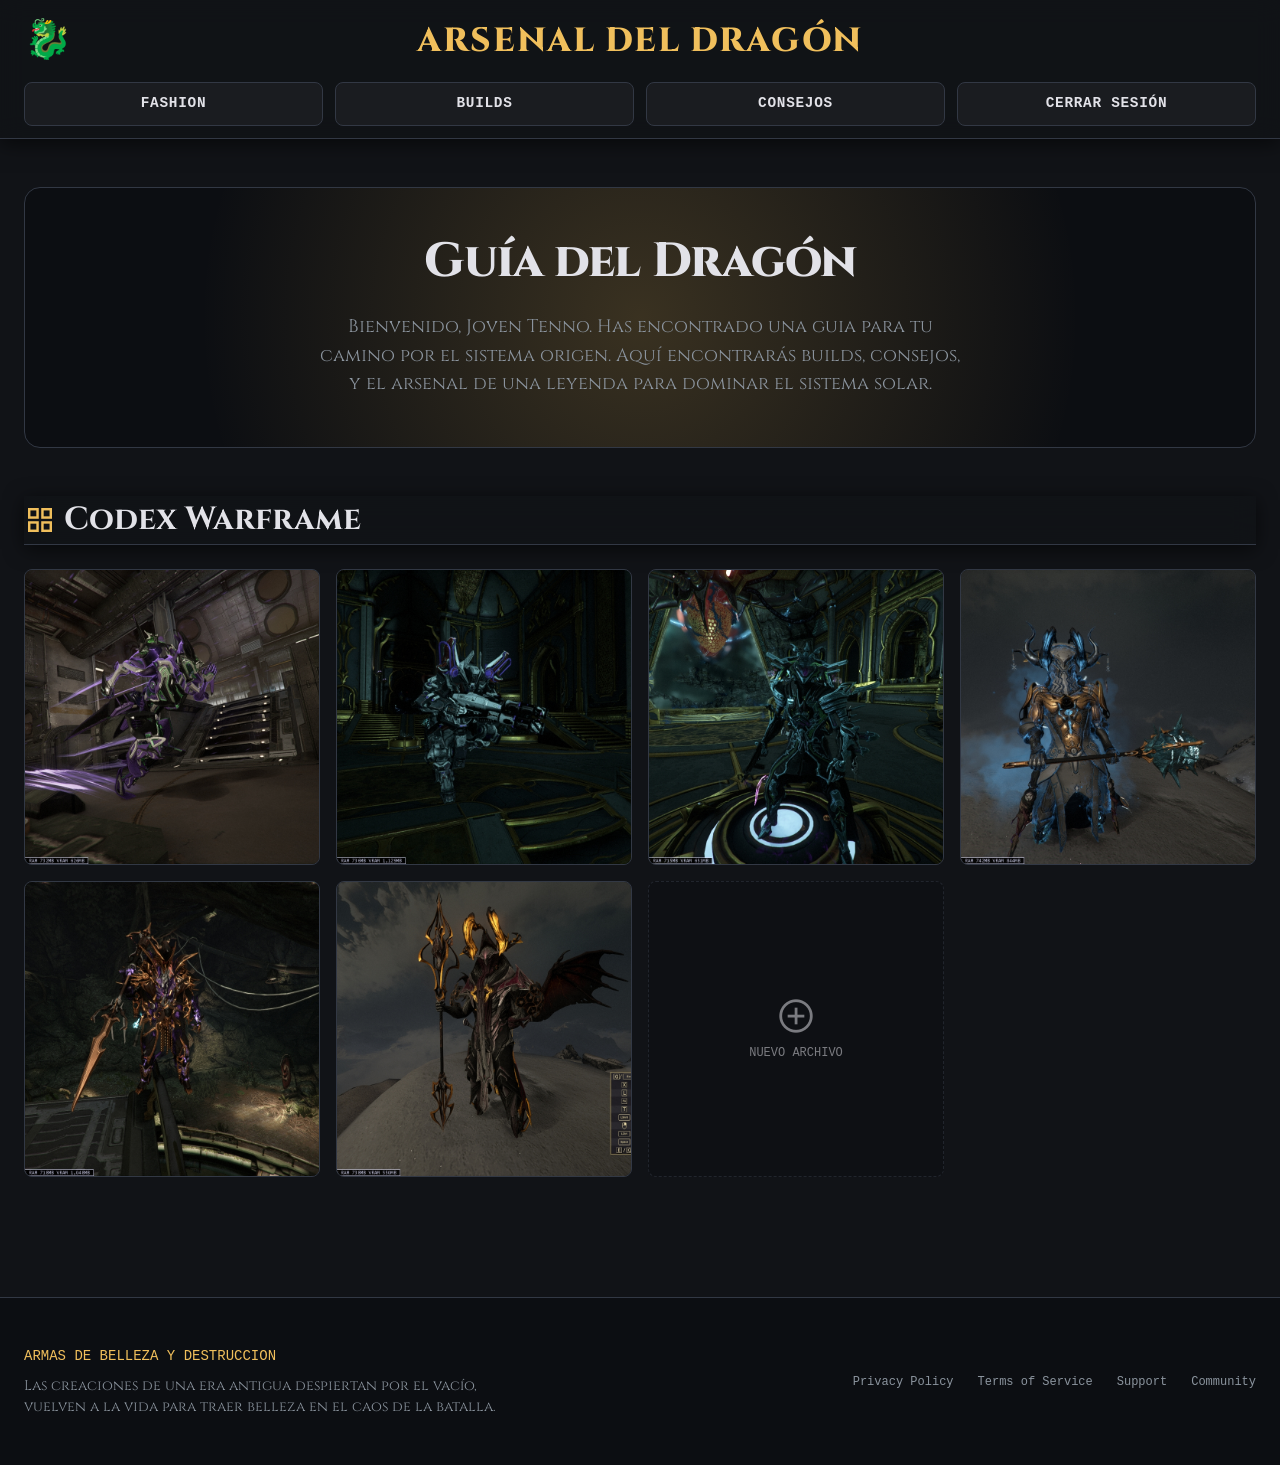
<file: Bienvenida.html>
<!DOCTYPE html>
<html lang="es">

<head>
    <meta charset="utf-8">
    <meta name="viewport" content="width=device-width, initial-scale=1.0">
    <meta name="description" content="Arsenal del Dragón - Guía y códice completo de Warframes, builds, fashion y consejos de combate.">
    <title>Guia Del Dragon</title>
    <link rel="preconnect" href="https://fonts.googleapis.com">
    <link rel="preconnect" href="https://fonts.gstatic.com" crossorigin>
    <link href="https://fonts.googleapis.com/css2?family=Cinzel:wght@400..900&display=swap" rel="stylesheet">
    <link
        href="https://fonts.googleapis.com/css2?family=Material+Symbols+Outlined:wght,FILL@100..700,0..1&amp;display=swap"
        rel="stylesheet">
    <link rel="stylesheet" href="style.css">
</head>

<body>
    <header class="main-header">
        <input type="checkbox" id="menu-toggle" class="menu-toggle-checkbox" aria-label="Abrir menú de navegación">
        <div class="header-top">
            <a href="Bienvenida.html" class="brand-link">
                <span class="brand-logo" role="img" aria-label="dragón">🐉</span>
                <span class="brand-title">Arsenal del Dragón</span>
            </a>
            <label for="menu-toggle" class="menu-toggle-label" title="Menú">
                <span class="material-symbols-outlined icon-open">more_vert</span>
                <span class="material-symbols-outlined icon-close">close</span>
            </label>
        </div>
        <nav class="header-nav" aria-label="Navegación principal">
            <ul class="nav-list">
                <li class="nav-item">
                    <a href="fashion.html" class="nav-link">Fashion</a>
                </li>
                <li class="nav-item">
                    <a href="builds.html" class="nav-link">Builds</a>
                </li>
                <li class="nav-item">
                    <a href="consejos.html" class="nav-link">Consejos</a>
                </li>
                <li class="nav-item">
                    <a href="registro.html" class="nav-link nav-link-logout">Cerrar Sesión</a>
                </li>
            </ul>
        </nav>
    </header>

    <main>
        <section class="hero-section">
            <span class="hero-glow"></span>
            <div class="hero-content">
                <h1 class="hero-title">Guía del Dragón</h1>
                <p class="hero-desc">
                    Bienvenido, Joven Tenno. Has encontrado una guia para tu camino por el sistema origen.
                    Aquí encontrarás builds, consejos, y el arsenal de una leyenda para dominar el sistema solar.
                </p>
            </div>
        </section>
        <section class="catalog-section">
            <header class="section-header">
                <h2 class="section-title">
                    <span class="material-symbols-outlined" aria-hidden="true">grid_view</span>
                    Codex Warframe
                </h2>
            </header>

            <ul class="warframe-grid">
                <li>
                    <a href="gauss.html" class="warframe-card">
                        <figure class="card-figure">
                            <img class="card-image" src="assets/img/Gauss.png" alt="Retrato de Gauss" loading="lazy">
                            <span class="card-overlay"></span>
                            <figcaption class="card-info">
                                <span class="card-text-wrapper">
                                    <span class="card-meta">Warframe #01</span>
                                    <h3 class="card-name">Gauss</h3>
                                </span>
                                <span class="material-symbols-outlined card-arrow"
                                    aria-hidden="true">arrow_forward</span>
                            </figcaption>
                        </figure>
                    </a>
                </li>
                <li>
                    <a href="grendel.html" class="warframe-card">
                        <figure class="card-figure">
                            <img class="card-image" src="assets/img/Grendel.png" alt="Retrato de Grendel" loading="lazy">
                            <span class="card-overlay"></span>
                            <figcaption class="card-info">
                                <span class="card-text-wrapper">
                                    <span class="card-meta">Warframe #02</span>
                                    <h3 class="card-name">Grendel</h3>
                                </span>
                                <span class="material-symbols-outlined card-arrow"
                                    aria-hidden="true">arrow_forward</span>
                            </figcaption>
                        </figure>
                    </a>
                </li>
                <li>
                    <a href="lavos.html" class="warframe-card">
                        <figure class="card-figure">
                            <img class="card-image" src="assets/img/Lavos.png" alt="Retrato de Lavos" loading="lazy">
                            <span class="card-overlay"></span>
                            <figcaption class="card-info">
                                <span class="card-text-wrapper">
                                    <span class="card-meta">Warframe #03</span>
                                    <h3 class="card-name">Lavos</h3>
                                </span>
                                <span class="material-symbols-outlined card-arrow"
                                    aria-hidden="true">arrow_forward</span>
                            </figcaption>
                        </figure>
                    </a>
                </li>
                <li>
                    <a href="frost.html" class="warframe-card">
                        <figure class="card-figure">
                            <img class="card-image" src="assets/img/Frost.png" alt="Retrato de Frost" loading="lazy">
                            <span class="card-overlay"></span>
                            <figcaption class="card-info">
                                <span class="card-text-wrapper">
                                    <span class="card-meta">Warframe #04</span>
                                    <h3 class="card-name">Frost</h3>
                                </span>
                                <span class="material-symbols-outlined card-arrow"
                                    aria-hidden="true">arrow_forward</span>
                            </figcaption>
                        </figure>
                    </a>
                </li>
                <li>
                    <a href="kullervo.html" class="warframe-card">
                        <figure class="card-figure">
                            <img class="card-image" src="assets/img/Kullervo.png" alt="Retrato de Kullervo" loading="lazy">
                            <span class="card-overlay"></span>
                            <figcaption class="card-info">
                                <span class="card-text-wrapper">
                                    <span class="card-meta">Warframe #05</span>
                                    <h3 class="card-name">Kullervo</h3>
                                </span>
                                <span class="material-symbols-outlined card-arrow"
                                    aria-hidden="true">arrow_forward</span>
                            </figcaption>
                        </figure>
                    </a>
                </li>
                <li>
                    <a href="dante.html" class="warframe-card">
                        <figure class="card-figure">
                            <img class="card-image" src="assets/img/Dante.png" alt="Retrato de Dante" loading="lazy">
                            <span class="card-overlay"></span>
                            <figcaption class="card-info">
                                <span class="card-text-wrapper">
                                    <span class="card-meta">Warframe #06</span>
                                    <h3 class="card-name">Dante</h3>
                                </span>
                                <span class="material-symbols-outlined card-arrow"
                                    aria-hidden="true">arrow_forward</span>
                            </figcaption>
                        </figure>
                    </a>
                </li>
                <li class="card-placeholder">
                    <span class="material-symbols-outlined" aria-hidden="true">add_circle</span>
                    <p>NUEVO ARCHIVO</p>
                </li>
            </ul>
        </section>
    </main>
    <footer>
        <div class="footer-container">
            <div class="footer-brand">
                <span class="footer-tagline">Armas de belleza y destruccion</span>
                <p id="footertex" class="footer-desc">
                    Las creaciones de una era antigua despiertan por el vacío, vuelven a la vida para traer belleza
                    en el caos de la batalla.
                </p>
            </div>
            <nav class="footer-nav">
                <a href="#" class="footer-link">Privacy Policy</a>
                <a href="#" class="footer-link">Terms of Service</a>
                <a href="#" class="footer-link">Support</a>
                <a href="#" class="footer-link">Community</a>
            </nav>
        </div>
    </footer>
    <span id="glow-cursor" class="glow-cursor"></span>

    <script src="script.js"></script>
</body>

</html>
</file>
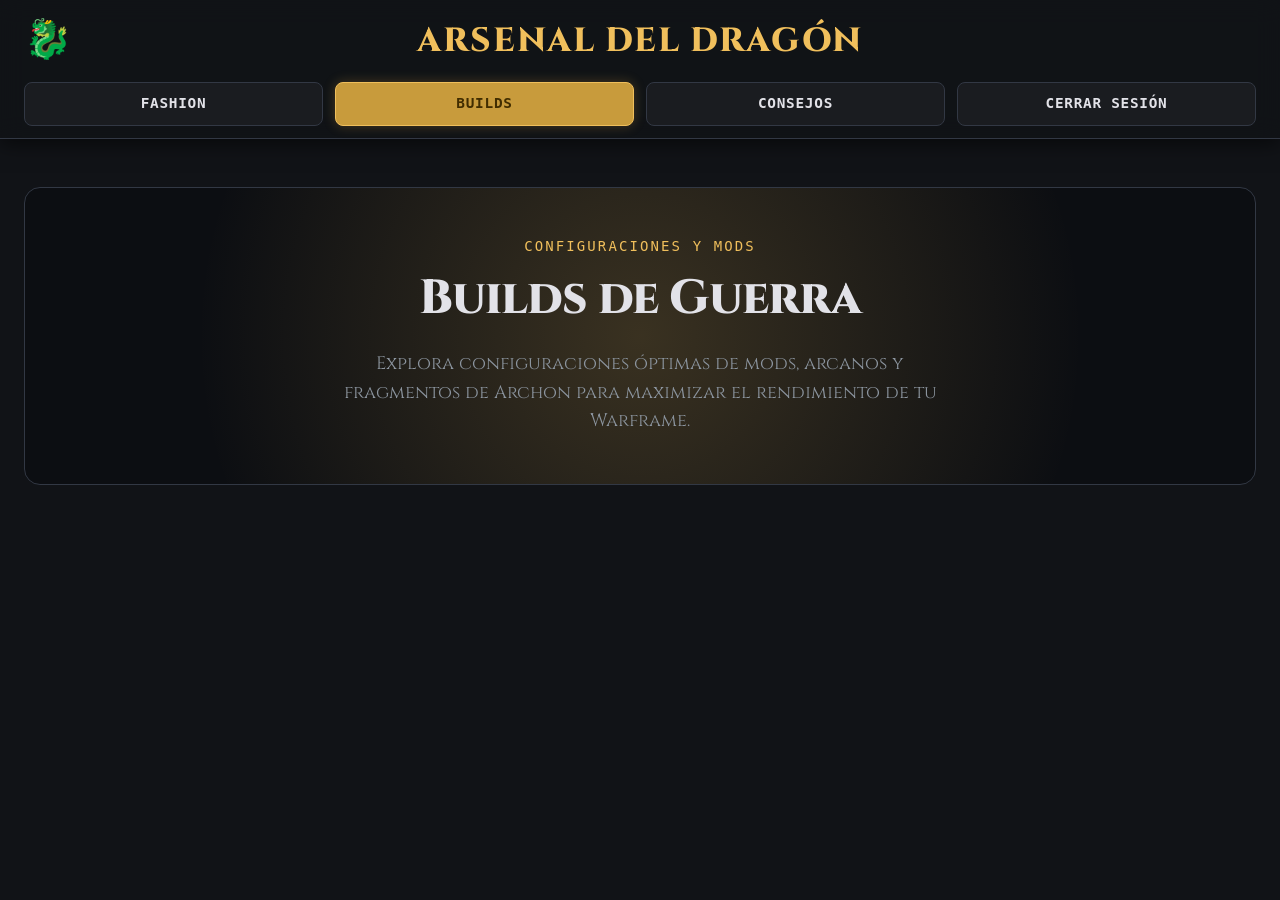
<file: builds.html>
<!DOCTYPE html>
<html lang="es">

<head>
    <meta charset="utf-8">
    <meta name="viewport" content="width=device-width, initial-scale=1.0">
    <title>Archivo Orokin | Builds</title>
    <link rel="preconnect" href="https://fonts.googleapis.com">
    <link rel="preconnect" href="https://fonts.gstatic.com" crossorigin>
    <link href="https://fonts.googleapis.com/css2?family=Cinzel:wght@400..900&display=swap" rel="stylesheet">
    <link href="https://fonts.googleapis.com/css2?family=Material+Symbols+Outlined:wght,FILL@100..700,0..1&amp;display=swap" rel="stylesheet">
    <link rel="stylesheet" href="style.css">
</head>

<body>
    <header class="main-header">
        <input type="checkbox" id="menu-toggle" class="menu-toggle-checkbox" aria-label="Abrir menú de navegación">
        <div class="header-top">
            <a href="Bienvenida.html" class="brand-link">
                <span class="brand-logo" role="img" aria-label="dragón">🐉</span>
                <span class="brand-title">Arsenal del Dragón</span>
            </a>
            <label for="menu-toggle" class="menu-toggle-label" title="Menú">
                <span class="material-symbols-outlined icon-open">more_vert</span>
                <span class="material-symbols-outlined icon-close">close</span>
            </label>
        </div>
        <nav class="header-nav" aria-label="Navegación principal">
            <ul class="nav-list">
                <li class="nav-item">
                    <a href="fashion.html" class="nav-link">Fashion</a>
                </li>
                <li class="nav-item">
                    <a href="builds.html" class="nav-link" aria-current="page">Builds</a>
                </li>
                <li class="nav-item">
                    <a href="consejos.html" class="nav-link">Consejos</a>
                </li>
                <li class="nav-item">
                    <a href="registro.html" class="nav-link nav-link-logout">Cerrar Sesión</a>
                </li>
            </ul>
        </nav>
    </header>

    <main>
        <section class="hero-section">
            <span class="hero-glow"></span>
            <div class="hero-content">
                <span class="hero-subtitle">CONFIGURACIONES Y MODS</span>
                <h1 class="hero-title">Builds de Guerra</h1>
                <p class="hero-desc">
                    Explora configuraciones óptimas de mods, arcanos y fragmentos de Archon para maximizar el rendimiento de tu Warframe.
                </p>
            </div>
        </section>
    </main>
</body>

</html>
</file>
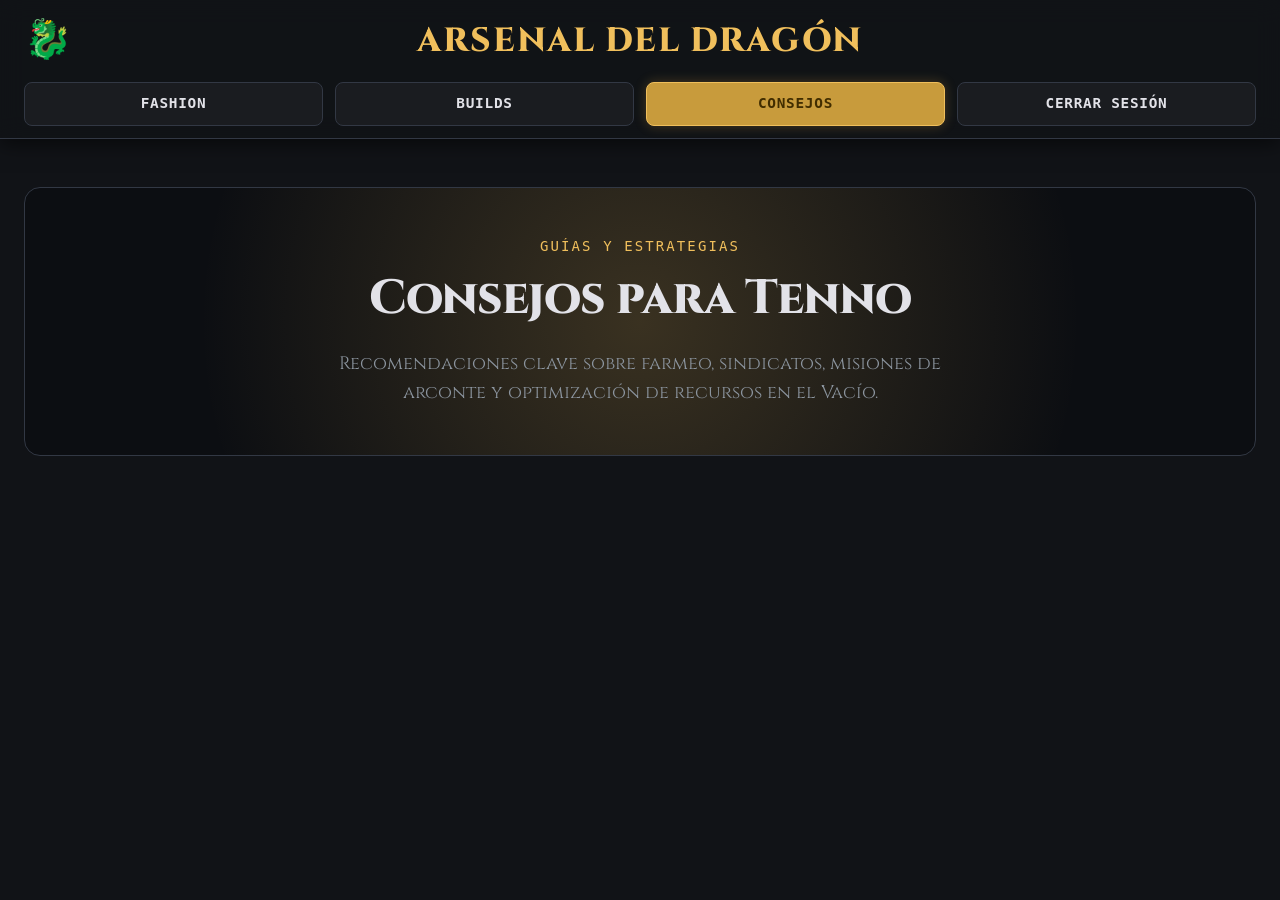
<file: consejos.html>
<!DOCTYPE html>
<html lang="es">

<head>
    <meta charset="utf-8">
    <meta name="viewport" content="width=device-width, initial-scale=1.0">
    <title>Archivo Orokin | Consejos</title>
    <link rel="preconnect" href="https://fonts.googleapis.com">
    <link rel="preconnect" href="https://fonts.gstatic.com" crossorigin>
    <link href="https://fonts.googleapis.com/css2?family=Cinzel:wght@400..900&display=swap" rel="stylesheet">
    <link href="https://fonts.googleapis.com/css2?family=Material+Symbols+Outlined:wght,FILL@100..700,0..1&amp;display=swap" rel="stylesheet">
    <link rel="stylesheet" href="style.css">
</head>

<body>
    <header class="main-header">
        <input type="checkbox" id="menu-toggle" class="menu-toggle-checkbox" aria-label="Abrir menú de navegación">
        <div class="header-top">
            <a href="Bienvenida.html" class="brand-link">
                <span class="brand-logo" role="img" aria-label="dragón">🐉</span>
                <span class="brand-title">Arsenal del Dragón</span>
            </a>
            <label for="menu-toggle" class="menu-toggle-label" title="Menú">
                <span class="material-symbols-outlined icon-open">more_vert</span>
                <span class="material-symbols-outlined icon-close">close</span>
            </label>
        </div>
        <nav class="header-nav" aria-label="Navegación principal">
            <ul class="nav-list">
                <li class="nav-item">
                    <a href="fashion.html" class="nav-link">Fashion</a>
                </li>
                <li class="nav-item">
                    <a href="builds.html" class="nav-link">Builds</a>
                </li>
                <li class="nav-item">
                    <a href="consejos.html" class="nav-link" aria-current="page">Consejos</a>
                </li>
                <li class="nav-item">
                    <a href="registro.html" class="nav-link nav-link-logout">Cerrar Sesión</a>
                </li>
            </ul>
        </nav>
    </header>

    <main>
        <section class="hero-section">
            <span class="hero-glow"></span>
            <div class="hero-content">
                <span class="hero-subtitle">GUÍAS Y ESTRATEGIAS</span>
                <h1 class="hero-title">Consejos para Tenno</h1>
                <p class="hero-desc">
                    Recomendaciones clave sobre farmeo, sindicatos, misiones de arconte y optimización de recursos en el Vacío.
                </p>
            </div>
        </section>
    </main>
</body>

</html>
</file>
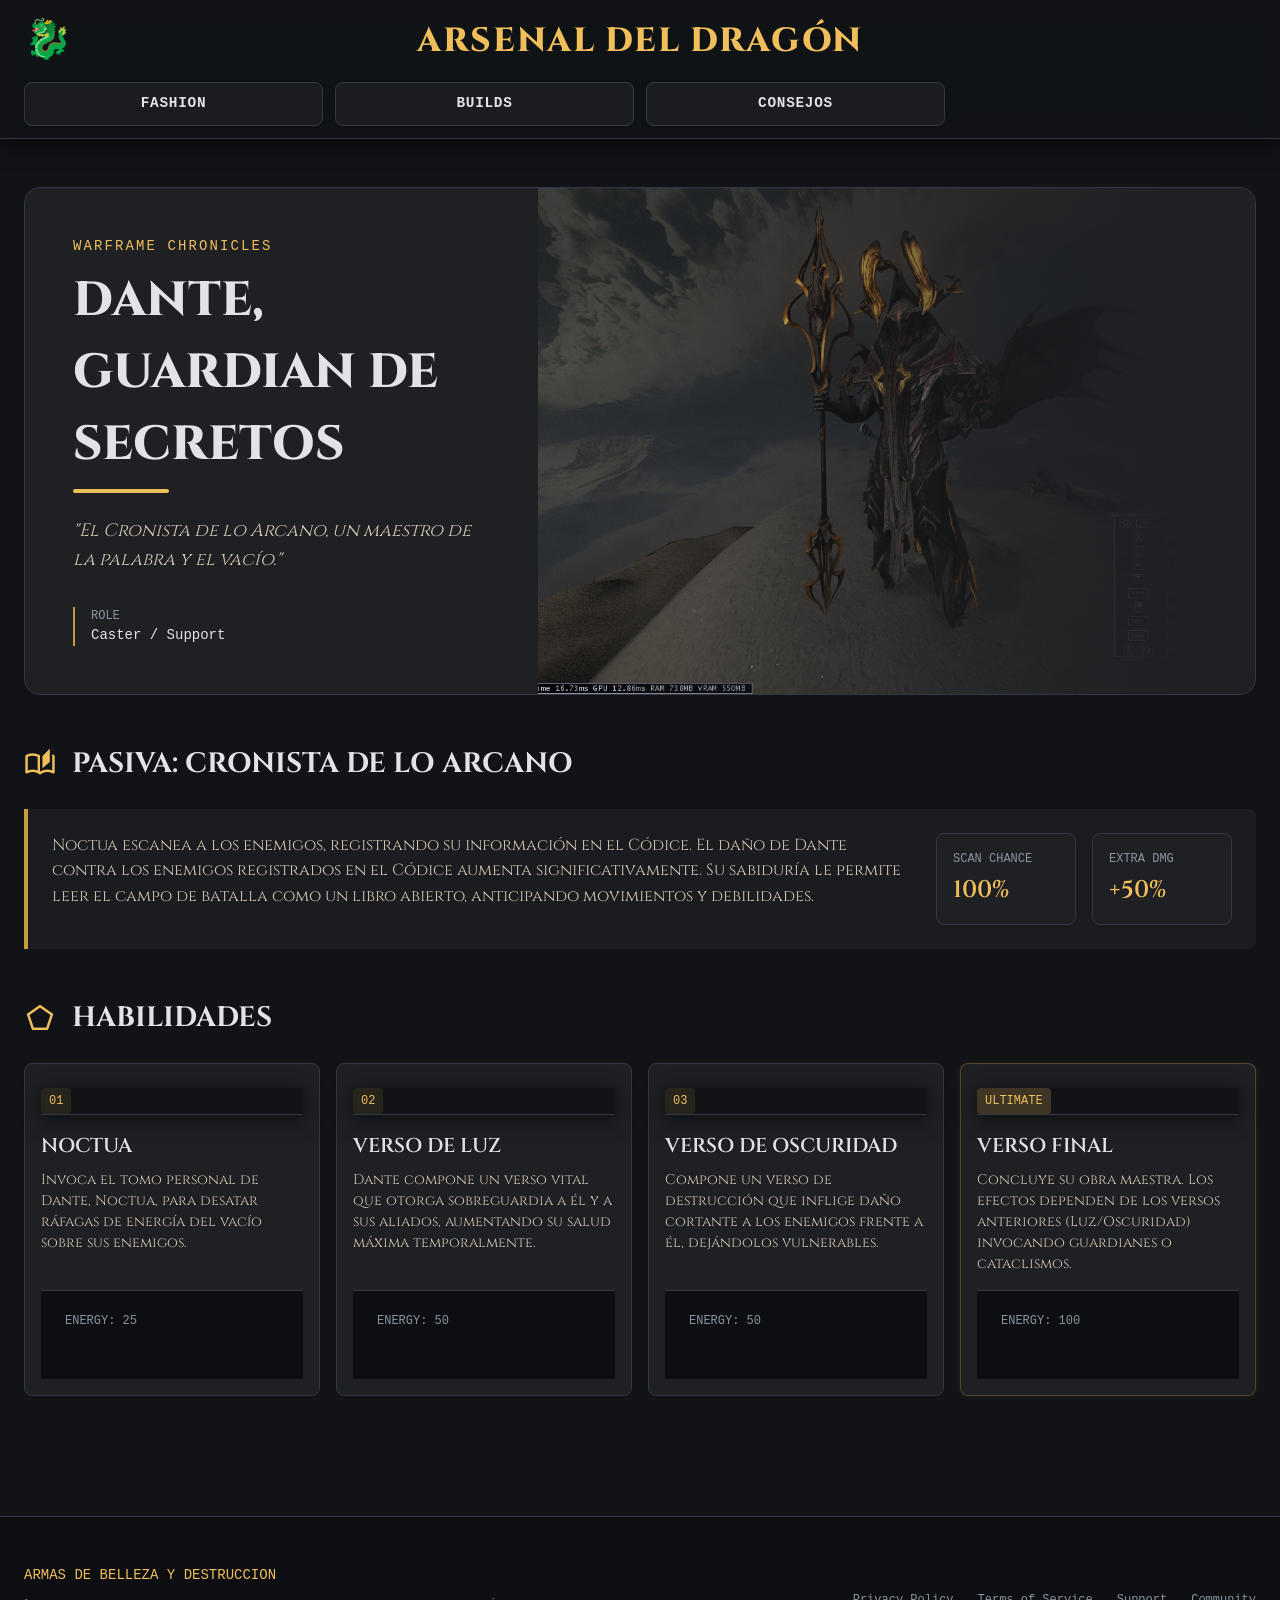
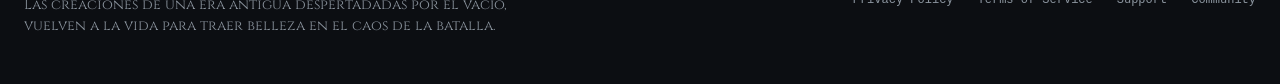
<file: dante.html>
<!DOCTYPE html>
<html lang="es">

<head>
    <meta charset="utf-8">
    <meta name="viewport" content="width=device-width, initial-scale=1.0">
    <title>OROKIN ARCHIVE - DANTE</title>
    <link rel="preconnect" href="https://fonts.googleapis.com">
    <link rel="preconnect" href="https://fonts.gstatic.com" crossorigin>
    <link href="https://fonts.googleapis.com/css2?family=Cinzel:wght@400..900&display=swap" rel="stylesheet">
    <link
        href="https://fonts.googleapis.com/css2?family=Material+Symbols+Outlined:wght,FILL@100..700,0..1&amp;display=swap"
        rel="stylesheet">
    <link rel="stylesheet" href="style.css">
</head>

<body>
    <header class="main-header">
        <input type="checkbox" id="menu-toggle" class="menu-toggle-checkbox" aria-label="Abrir menú de navegación">
        <div class="header-top">
            <a href="index.html" class="brand-link">
                <span class="brand-logo" role="img" aria-label="dragón">🐉</span>
                <span class="brand-title">Arsenal del Dragón</span>
            </a>
            <label for="menu-toggle" class="menu-toggle-label" title="Menú">
                <span class="material-symbols-outlined icon-open">more_vert</span>
                <span class="material-symbols-outlined icon-close">close</span>
            </label>
        </div>
        <nav class="header-nav" aria-label="Navegación principal">
            <ul class="nav-list">
                <li class="nav-item">
                    <a href="fashion.html" class="nav-link">Fashion</a>
                </li>
                <li class="nav-item">
                    <a href="builds.html" class="nav-link">Builds</a>
                </li>
                <li class="nav-item">
                    <a href="consejos.html" class="nav-link">Consejos</a>
                </li>
            </ul>
        </nav>
    </header>

    <main>
        <section class="hero-detail">
            <div class="detail-info">
                <span class="detail-subtitle">WARFRAME CHRONICLES</span>
                <h1 class="detail-title">DANTE, GUARDIAN DE SECRETOS</h1>
                <span class="detail-line"></span>
                <blockquote class="detail-quote">
                    "El Cronista de lo Arcano, un maestro de la palabra y el vacío."
                </blockquote>
                <div class="role-box">
                    <span class="role-title">ROLE</span>
                    <span class="role-value">Caster / Support</span>
                </div>
            </div>

            <figure class="detail-media">
                <img class="detail-image" src="assets/img/Dante.png" alt="Retrato detallado de Dante">
                <span class="detail-image-overlay"></span>
            </figure>
        </section>
        <section class="detail-section">
            <h2 class="section-title-alt">
                <span class="material-symbols-outlined">auto_stories</span>
                PASIVA: CRONISTA DE LO ARCANO
            </h2>
            <article class="passive-card">
                <div class="passive-content">
                    <p class="passive-desc">
                        Noctua escanea a los enemigos, registrando su información en el Códice. El daño de Dante
                        contra los enemigos registrados en el Códice aumenta significativamente. Su sabiduría le
                        permite leer el campo de batalla como un libro abierto, anticipando movimientos y
                        debilidades.</p>
                    <ul class="stats-list">
                        <li class="stat-item">
                            <span class="stat-label">SCAN CHANCE</span>
                            <span class="stat-value">100%</span>
                        </li>
                        <li class="stat-item">
                            <span class="stat-label">EXTRA DMG</span>
                            <span class="stat-value">+50%</span>
                        </li>
                    </ul>
                </div>
            </article>
        </section>
        <section class="detail-section">
            <h2 class="section-title-alt">
                <span class="material-symbols-outlined">pentagon</span>
                HABILIDADES
            </h2>
            <ul class="abilities-grid">
                <li>
                    <article class="ability-card">
                        <header class="ability-header">
                            <span class="ability-number">01</span>
                        </header>
                        <h3 class="ability-title">NOCTUA</h3>
                        <p class="ability-desc">
                            Invoca el tomo personal de Dante, Noctua, para desatar ráfagas de energía del vacío sobre
                            sus enemigos.</p>
                        <footer class="ability-footer">
                            <span class="ability-energy">Energy: 25</span>
                        </footer>
                    </article>
                </li>
                <li>
                    <article class="ability-card">
                        <header class="ability-header">
                            <span class="ability-number">02</span>
                        </header>
                        <h3 class="ability-title">VERSO DE LUZ</h3>
                        <p class="ability-desc">
                            Dante compone un verso vital que otorga sobreguardia a él y a sus aliados, aumentando su
                            salud máxima temporalmente.</p>
                        <footer class="ability-footer">
                            <span class="ability-energy">Energy: 50</span>
                        </footer>
                    </article>
                </li>
                <li>
                    <article class="ability-card">
                        <header class="ability-header">
                            <span class="ability-number">03</span>
                        </header>
                        <h3 class="ability-title">VERSO DE OSCURIDAD</h3>
                        <p class="ability-desc">
                            Compone un verso de destrucción que inflige daño cortante a los enemigos frente a él,
                            dejándolos vulnerables.</p>
                        <footer class="ability-footer">
                            <span class="ability-energy">Energy: 50</span>
                        </footer>
                    </article>
                </li>
                <li>
                    <article class="ability-card ultimate">
                        <header class="ability-header">
                            <span class="ability-number ultimate-badge">ULTIMATE</span>
                        </header>
                        <h3 class="ability-title">VERSO FINAL</h3>
                        <p class="ability-desc">
                            Concluye su obra maestra. Los efectos dependen de los versos anteriores (Luz/Oscuridad)
                            invocando guardianes o cataclismos.</p>
                        <footer class="ability-footer">
                            <span class="ability-energy">Energy: 100</span>
                        </footer>
                    </article>
                </li>
            </ul>
        </section>
    </main>
    <footer>
        <div class="footer-container">
            <div class="footer-brand">
                <span class="footer-tagline">Armas de belleza y destruccion</span>
                <p class="footer-desc">
                    Las creaciones de una era antigua despertadadas por el vacío, vuelven a la vida para traer belleza
                    en el caos de la batalla.</p>
            </div>
            <nav class="footer-nav">
                <a href="#" class="footer-link">Privacy Policy</a>
                <a href="#" class="footer-link">Terms of Service</a>
                <a href="#" class="footer-link">Support</a>
                <a href="#" class="footer-link">Community</a>
            </nav>
        </div>
    </footer>
    <span id="glow-cursor" class="glow-cursor"></span>

    <script>
        const glowCursor = document.getElementById('glow-cursor');
        document.addEventListener('mousemove', (e) => {
            glowCursor.style.opacity = '1';
            glowCursor.style.left = e.clientX + 'px';
            glowCursor.style.top = e.clientY + 'px';
        });
        document.querySelectorAll('.ability-card').forEach(card => {
            card.addEventListener('mouseenter', () => {
                card.style.transform = 'translateY(-4px)';
            });
            card.addEventListener('mouseleave', () => {
                card.style.transform = '';
            });
        });
    </script>
</body>

</html>
</file>
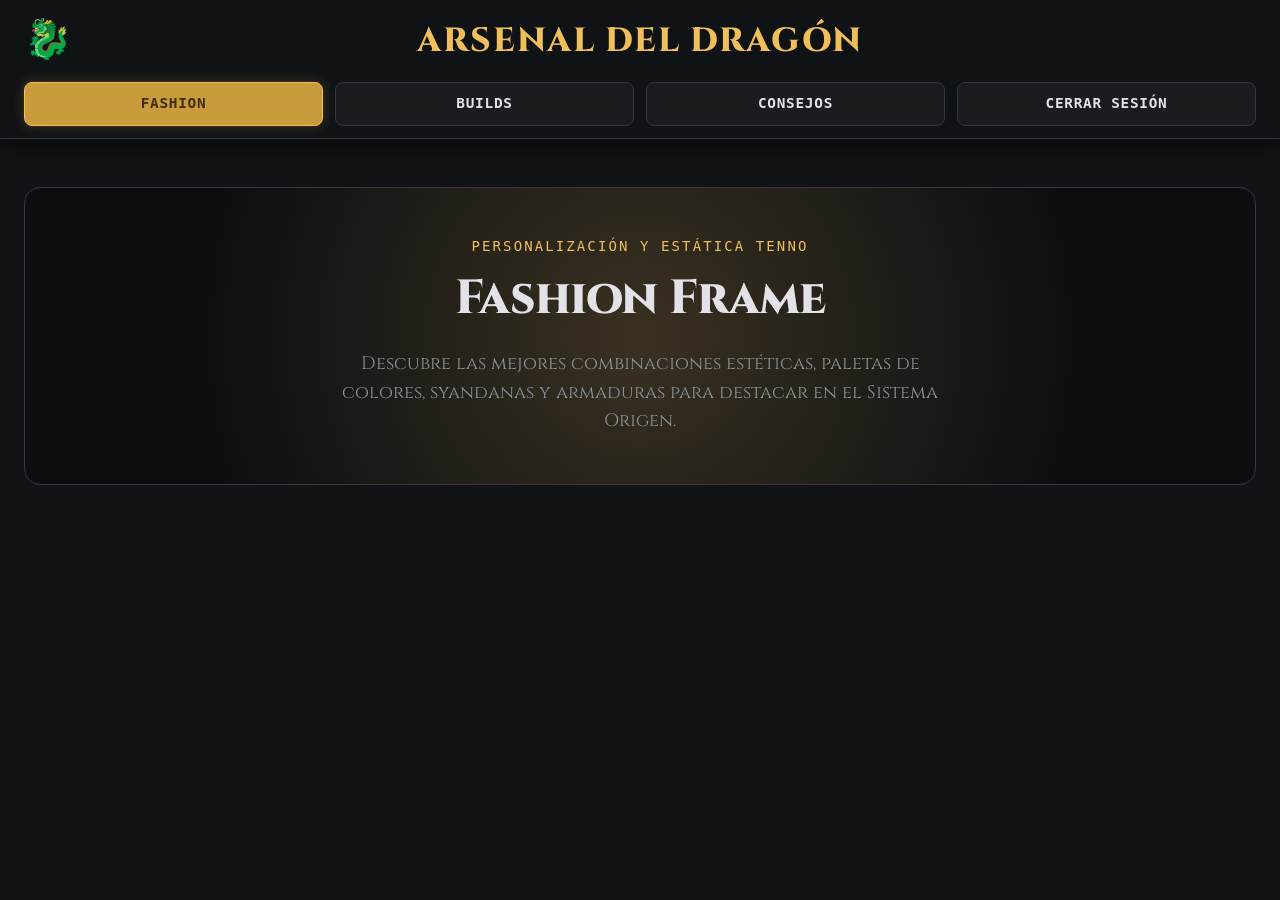
<file: fashion.html>
<!DOCTYPE html>
<html lang="es">

<head>
    <meta charset="utf-8">
    <meta name="viewport" content="width=device-width, initial-scale=1.0">
    <title>Archivo Orokin | Fashion Frame</title>
    <link rel="preconnect" href="https://fonts.googleapis.com">
    <link rel="preconnect" href="https://fonts.gstatic.com" crossorigin>
    <link href="https://fonts.googleapis.com/css2?family=Cinzel:wght@400..900&display=swap" rel="stylesheet">
    <link href="https://fonts.googleapis.com/css2?family=Material+Symbols+Outlined:wght,FILL@100..700,0..1&amp;display=swap" rel="stylesheet">
    <link rel="stylesheet" href="style.css">
</head>

<body>
    <header class="main-header">
        <input type="checkbox" id="menu-toggle" class="menu-toggle-checkbox" aria-label="Abrir menú de navegación">
        <div class="header-top">
            <a href="Bienvenida.html" class="brand-link">
                <span class="brand-logo" role="img" aria-label="dragón">🐉</span>
                <span class="brand-title">Arsenal del Dragón</span>
            </a>
            <label for="menu-toggle" class="menu-toggle-label" title="Menú">
                <span class="material-symbols-outlined icon-open">more_vert</span>
                <span class="material-symbols-outlined icon-close">close</span>
            </label>
        </div>
        <nav class="header-nav" aria-label="Navegación principal">
            <ul class="nav-list">
                <li class="nav-item">
                    <a href="fashion.html" class="nav-link" aria-current="page">Fashion</a>
                </li>
                <li class="nav-item">
                    <a href="builds.html" class="nav-link">Builds</a>
                </li>
                <li class="nav-item">
                    <a href="consejos.html" class="nav-link">Consejos</a>
                </li>
                <li class="nav-item">
                    <a href="registro.html" class="nav-link nav-link-logout">Cerrar Sesión</a>
                </li>
            </ul>
        </nav>
    </header>

    <main>
        <section class="hero-section">
            <span class="hero-glow"></span>
            <div class="hero-content">
                <span class="hero-subtitle">PERSONALIZACIÓN Y ESTÁTICA TENNO</span>
                <h1 class="hero-title">Fashion Frame</h1>
                <p class="hero-desc">
                    Descubre las mejores combinaciones estéticas, paletas de colores, syandanas y armaduras para destacar en el Sistema Origen.
                </p>
            </div>
        </section>
    </main>
</body>

</html>
</file>
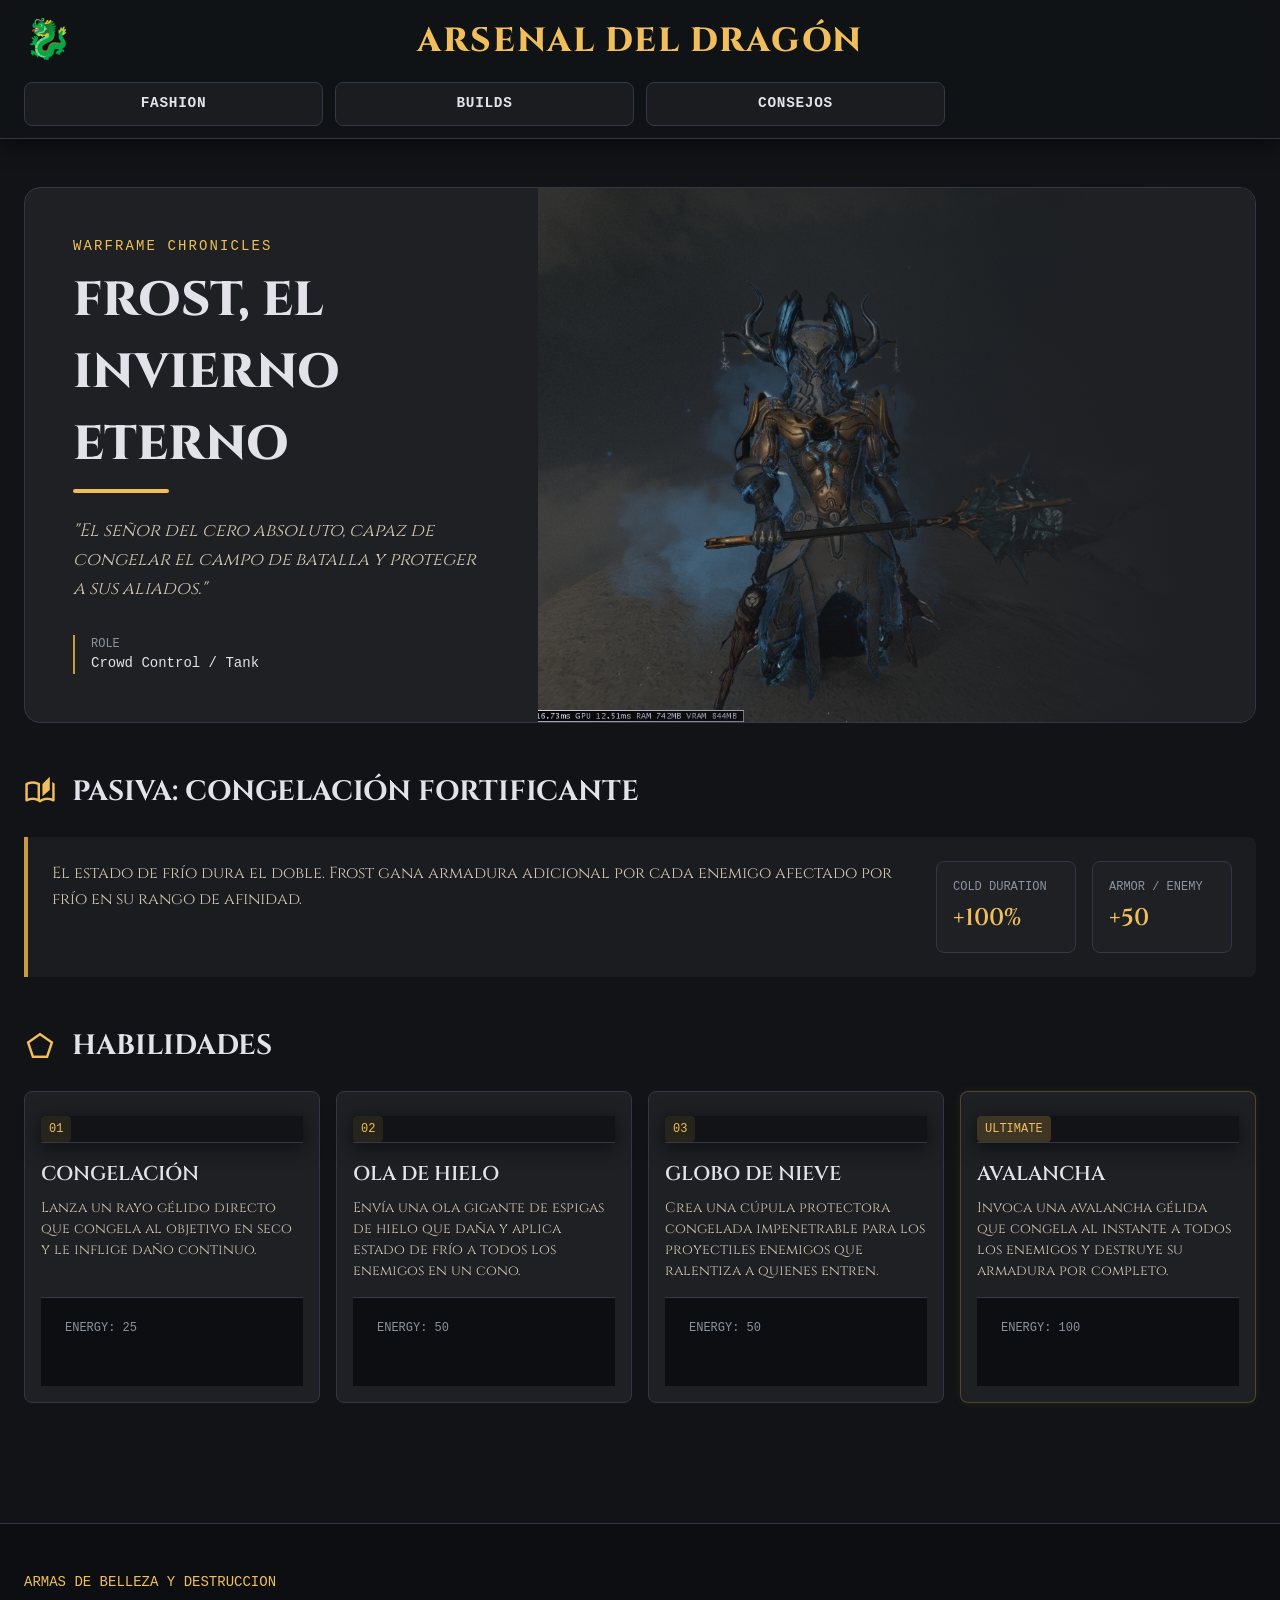
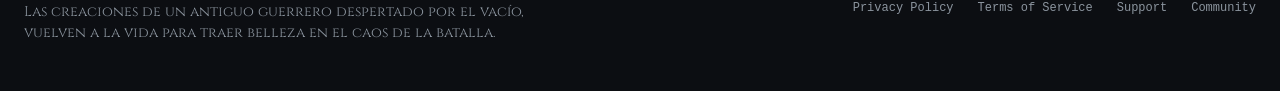
<file: frost.html>
<!DOCTYPE html>
<html lang="es">

<head>
    <meta charset="utf-8">
    <meta name="viewport" content="width=device-width, initial-scale=1.0">
    <title>OROKIN ARCHIVE - FROST</title>
    <link rel="preconnect" href="https://fonts.googleapis.com">
    <link rel="preconnect" href="https://fonts.gstatic.com" crossorigin>
    <link href="https://fonts.googleapis.com/css2?family=Cinzel:wght@400..900&display=swap" rel="stylesheet">
    <link
        href="https://fonts.googleapis.com/css2?family=Material+Symbols+Outlined:wght,FILL@100..700,0..1&amp;display=swap"
        rel="stylesheet">
    <link rel="stylesheet" href="style.css">
</head>

<body>
    <header class="main-header">
        <input type="checkbox" id="menu-toggle" class="menu-toggle-checkbox" aria-label="Abrir menú de navegación">
        <div class="header-top">
            <a href="index.html" class="brand-link">
                <span class="brand-logo" role="img" aria-label="dragón">🐉</span>
                <span class="brand-title">Arsenal del Dragón</span>
            </a>
            <label for="menu-toggle" class="menu-toggle-label" title="Menú">
                <span class="material-symbols-outlined icon-open">more_vert</span>
                <span class="material-symbols-outlined icon-close">close</span>
            </label>
        </div>
        <nav class="header-nav" aria-label="Navegación principal">
            <ul class="nav-list">
                <li class="nav-item">
                    <a href="fashion.html" class="nav-link">Fashion</a>
                </li>
                <li class="nav-item">
                    <a href="builds.html" class="nav-link">Builds</a>
                </li>
                <li class="nav-item">
                    <a href="consejos.html" class="nav-link">Consejos</a>
                </li>
            </ul>
        </nav>
    </header>

    <main>
        <section class="hero-detail">
            <div class="detail-info">
                <span class="detail-subtitle">WARFRAME CHRONICLES</span>
                <h1 class="detail-title">FROST, EL INVIERNO ETERNO</h1>
                <span class="detail-line"></span>
                <blockquote class="detail-quote">
                    "El señor del cero absoluto, capaz de congelar el campo de batalla y proteger a sus aliados."
                </blockquote>
                <div class="role-box">
                    <span class="role-title">ROLE</span>
                    <span class="role-value">Crowd Control / Tank</span>
                </div>
            </div>

            <figure class="detail-media">
                <img class="detail-image" src="assets/img/Frost.png" alt="Retrato detallado de Frost">
                <span class="detail-image-overlay"></span>
            </figure>
        </section>
        <section class="detail-section">
            <h2 class="section-title-alt">
                <span class="material-symbols-outlined">auto_stories</span>
                PASIVA: CONGELACIÓN FORTIFICANTE
            </h2>
            <article class="passive-card">
                <div class="passive-content">
                    <p class="passive-desc">
                        El estado de frío dura el doble. Frost gana armadura adicional por cada enemigo afectado por frío en su rango de afinidad.
                    </p>
                    <ul class="stats-list">
                        <li class="stat-item">
                            <span class="stat-label">COLD DURATION</span>
                            <span class="stat-value">+100%</span>
                        </li>
                        <li class="stat-item">
                            <span class="stat-label">ARMOR / ENEMY</span>
                            <span class="stat-value">+50</span>
                        </li>
                    </ul>
                </div>
            </article>
        </section>
        <section class="detail-section">
            <h2 class="section-title-alt">
                <span class="material-symbols-outlined">pentagon</span>
                HABILIDADES
            </h2>
            <ul class="abilities-grid">
                <li>
                    <article class="ability-card">
                        <header class="ability-header">
                            <span class="ability-number">01</span>
                        </header>
                        <h3 class="ability-title">CONGELACIÓN</h3>
                        <p class="ability-desc">
                            Lanza un rayo gélido directo que congela al objetivo en seco y le inflige daño continuo.
                        </p>
                        <footer class="ability-footer">
                            <span class="ability-energy">Energy: 25</span>
                        </footer>
                    </article>
                </li>
                <li>
                    <article class="ability-card">
                        <header class="ability-header">
                            <span class="ability-number">02</span>
                        </header>
                        <h3 class="ability-title">OLA DE HIELO</h3>
                        <p class="ability-desc">
                            Envía una ola gigante de espigas de hielo que daña y aplica estado de frío a todos los
                            enemigos en un cono.
                        </p>
                        <footer class="ability-footer">
                            <span class="ability-energy">Energy: 50</span>
                        </footer>
                    </article>
                </li>
                <li>
                    <article class="ability-card">
                        <header class="ability-header">
                            <span class="ability-number">03</span>
                        </header>
                        <h3 class="ability-title">GLOBO DE NIEVE</h3>
                        <p class="ability-desc">
                            Crea una cúpula protectora congelada impenetrable para los proyectiles enemigos que
                            ralentiza a quienes entren.
                        </p>
                        <footer class="ability-footer">
                            <span class="ability-energy">Energy: 50</span>
                        </footer>
                    </article>
                </li>
                <li>
                    <article class="ability-card ultimate">
                        <header class="ability-header">
                            <span class="ability-number ultimate-badge">ULTIMATE</span>
                        </header>
                        <h3 class="ability-title">AVALANCHA</h3>
                        <p class="ability-desc">
                            Invoca una avalancha gélida que congela al instante a todos los enemigos y destruye su
                            armadura por completo.
                        </p>
                        <footer class="ability-footer">
                            <span class="ability-energy">Energy: 100</span>
                        </footer>
                    </article>
                </li>
            </ul>
        </section>
    </main>
    <footer>
        <div class="footer-container">
            <div class="footer-brand">
                <span class="footer-tagline">Armas de belleza y destruccion</span>
                <p class="footer-desc">
                    Las creaciones de un antiguo guerrero despertado por el vacío, vuelven a la vida para traer belleza
                    en el caos de la batalla.
                </p>
            </div>
            <nav class="footer-nav">
                <a href="#" class="footer-link">Privacy Policy</a>
                <a href="#" class="footer-link">Terms of Service</a>
                <a href="#" class="footer-link">Support</a>
                <a href="#" class="footer-link">Community</a>
            </nav>
        </div>
    </footer>
    <span id="glow-cursor" class="glow-cursor"></span>

    <script>
        const glowCursor = document.getElementById('glow-cursor');
        document.addEventListener('mousemove', (e) => {
            glowCursor.style.opacity = '1';
            glowCursor.style.left = e.clientX + 'px';
            glowCursor.style.top = e.clientY + 'px';
        });
        document.querySelectorAll('.ability-card').forEach(card => {
            card.addEventListener('mouseenter', () => {
                card.style.transform = 'translateY(-4px)';
            });
            card.addEventListener('mouseleave', () => {
                card.style.transform = '';
            });
        });
    </script>
</body>

</html>
</file>
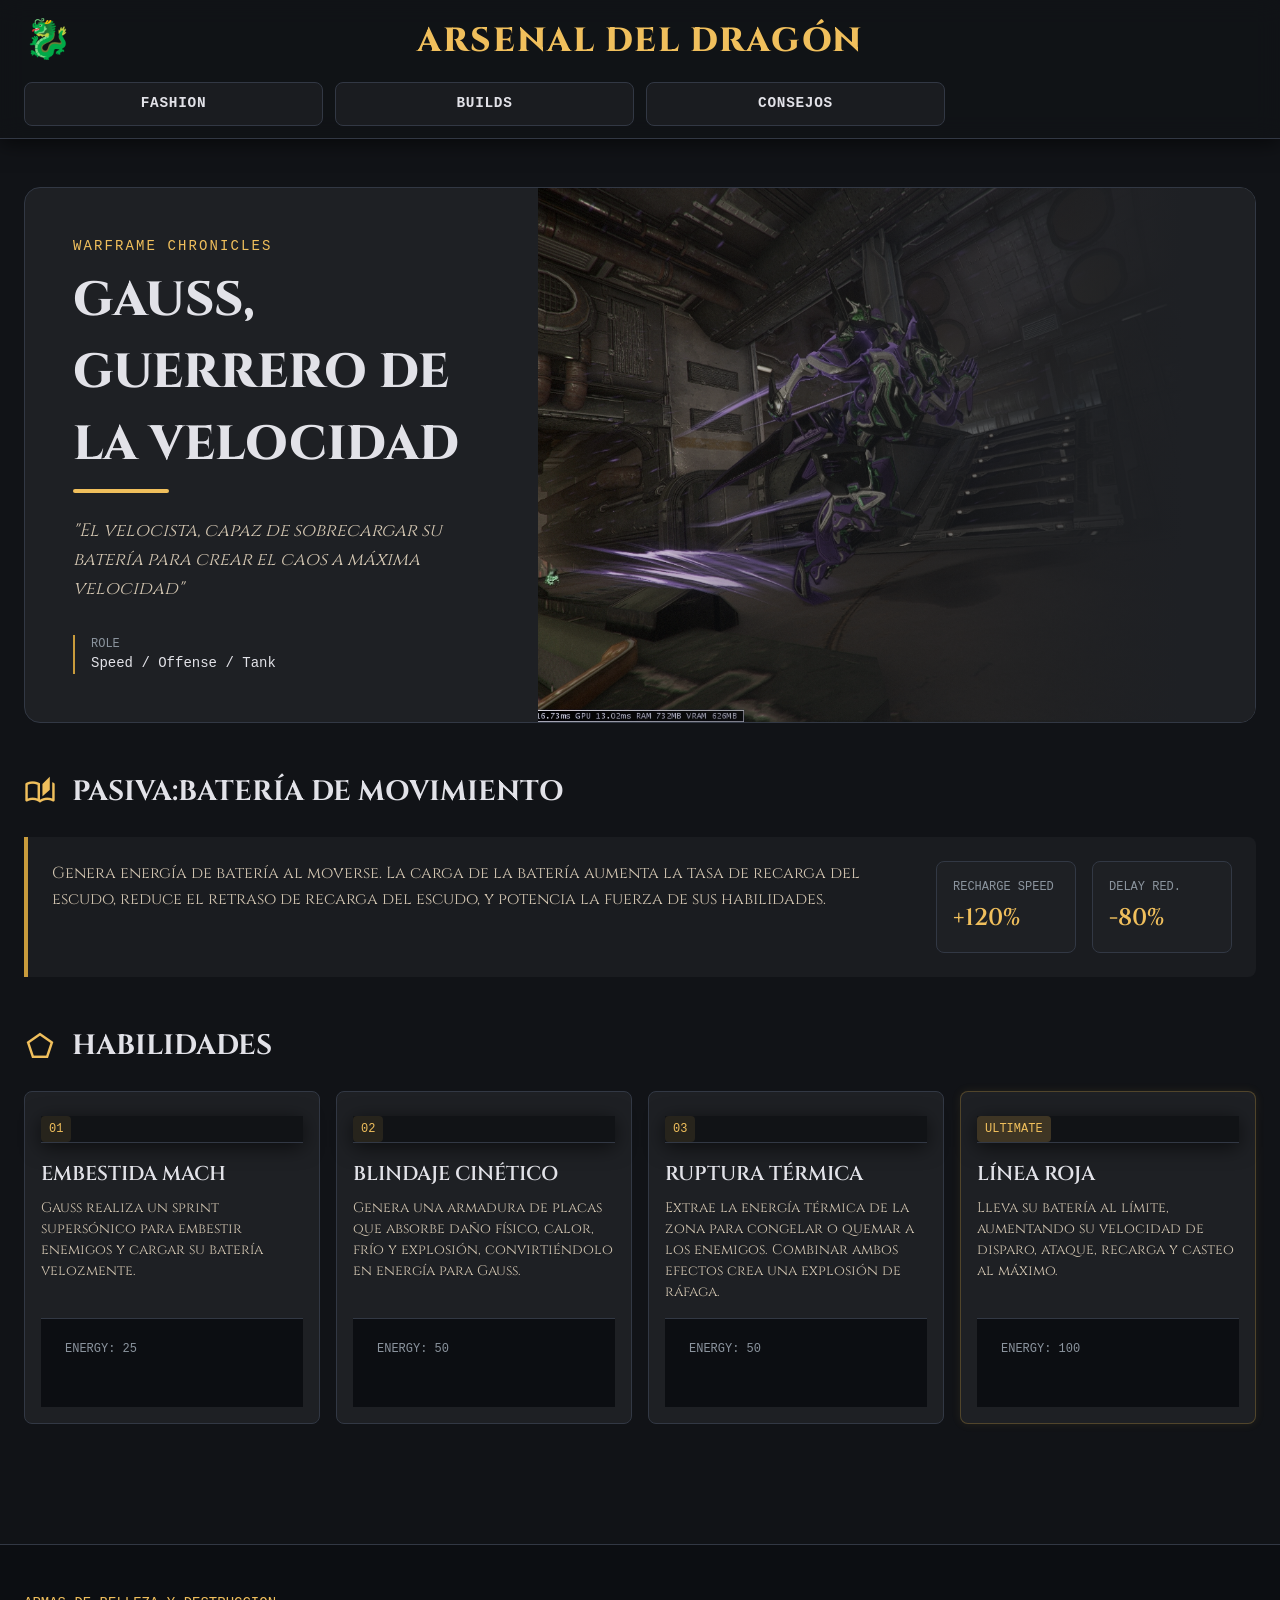
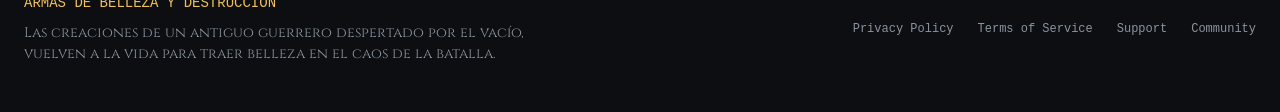
<file: gauss.html>
<!DOCTYPE html>
<html lang="es">

<head>
    <meta charset="utf-8">
    <meta name="viewport" content="width=device-width, initial-scale=1.0">
    <title>OROKIN ARCHIVE - GAUSS</title>
    
    <link rel="preconnect" href="https://fonts.googleapis.com">
    <link rel="preconnect" href="https://fonts.gstatic.com" crossorigin>
    <link href="https://fonts.googleapis.com/css2?family=Cinzel:wght@400..900&display=swap" rel="stylesheet">
    
    <link
        href="https://fonts.googleapis.com/css2?family=Material+Symbols+Outlined:wght,FILL@100..700,0..1&amp;display=swap"
        rel="stylesheet">
    
    <link rel="stylesheet" href="style.css">
</head>

<body>
    
    <header class="main-header">
        <input type="checkbox" id="menu-toggle" class="menu-toggle-checkbox" aria-label="Abrir menú de navegación">
        <div class="header-top">
            <a href="index.html" class="brand-link">
                <span class="brand-logo" role="img" aria-label="dragón">🐉</span>
                <span class="brand-title">Arsenal del Dragón</span>
            </a>
            <label for="menu-toggle" class="menu-toggle-label" title="Menú">
                <span class="material-symbols-outlined icon-open">more_vert</span>
                <span class="material-symbols-outlined icon-close">close</span>
            </label>
        </div>
        <nav class="header-nav" aria-label="Navegación principal">
            <ul class="nav-list">
                <li class="nav-item">
                    <a href="fashion.html" class="nav-link">Fashion</a>
                </li>
                <li class="nav-item">
                    <a href="builds.html" class="nav-link">Builds</a>
                </li>
                <li class="nav-item">
                    <a href="consejos.html" class="nav-link">Consejos</a>
                </li>
            </ul>
        </nav>
    </header>

    <main>
        
        <section class="hero-detail">
            <div class="detail-info">
                <span class="detail-subtitle">WARFRAME CHRONICLES</span>
                <h1 class="detail-title">GAUSS, GUERRERO DE LA VELOCIDAD</h1>
                <span class="detail-line"></span>
                <blockquote class="detail-quote">
                    "El velocista, capaz de sobrecargar su batería para crear el caos a máxima velocidad"
                </blockquote>
                <div class="role-box">
                    <span class="role-title">ROLE</span>
                    <span class="role-value">Speed / Offense / Tank</span>
                </div>
            </div>

            <figure class="detail-media">
                <img src="assets/img/Gauss.png" class="detail-image" alt="Retrato detallado de Gauss">
                <span class="detail-image-overlay"></span>
            </figure>
        </section>

<section class="detail-section">
            <h2 class="section-title-alt">
                <span class="material-symbols-outlined">auto_stories</span>
                PASIVA:BATERÍA DE MOVIMIENTO
            </h2>
            <article class="passive-card">
                <div class="passive-content">
                    <p class="passive-desc">
                        Genera energía de batería al moverse. La carga de la batería aumenta la tasa de recarga del
                        escudo, reduce el retraso de recarga del escudo, y potencia la fuerza de sus habilidades.
                    </p>
                    <ul class="stats-list">
                        <li class="stat-item">
                            <span class="stat-label">RECHARGE SPEED</span>
                            <span class="stat-value">+120%</span>
                        </li>
                        <li class="stat-item">
                            <span class="stat-label">DELAY RED.</span>
                            <span class="stat-value">-80%</span>
                        </li>
                    </ul>
                </div>
            </article>
        </section>

<section class="detail-section">
            <h2 class="section-title-alt">
                <span class="material-symbols-outlined">pentagon</span>
                HABILIDADES
            </h2>
            <ul class="abilities-grid">
                
                <li>
                    <article class="ability-card">
                        <header class="ability-header">
                            <span class="ability-number">01</span>
                        </header>
                        <h3 class="ability-title">EMBESTIDA MACH</h3>
                        <p class="ability-desc">
                            Gauss realiza un sprint supersónico para embestir enemigos y cargar su batería velozmente.
                        </p>
                        <footer class="ability-footer">
                            <span class="ability-energy">Energy: 25</span>
                        </footer>
                    </article>
                </li>

<li>
                    <article class="ability-card">
                        <header class="ability-header">
                            <span class="ability-number">02</span>
                        </header>
                        <h3 class="ability-title">BLINDAJE CINÉTICO</h3>
                        <p class="ability-desc">
                            Genera una armadura de placas que absorbe daño físico, calor, frío y explosión,
                            convirtiéndolo en energía para Gauss.
                        </p>
                        <footer class="ability-footer">
                            <span class="ability-energy">Energy: 50</span>
                        </footer>
                    </article>
                </li>

<li>
                    <article class="ability-card">
                        <header class="ability-header">
                            <span class="ability-number">03</span>
                        </header>
                        <h3 class="ability-title">RUPTURA TÉRMICA</h3>
                        <p class="ability-desc">
                            Extrae la energía térmica de la zona para congelar o quemar a los enemigos. Combinar ambos
                            efectos crea una explosión de ráfaga.
                        </p>
                        <footer class="ability-footer">
                            <span class="ability-energy">Energy: 50</span>
                        </footer>
                    </article>
                </li>

<li>
                    <article class="ability-card ultimate">
                        <header class="ability-header">
                            <span class="ability-number ultimate-badge">ULTIMATE</span>
                        </header>
                        <h3 class="ability-title">LÍNEA ROJA</h3>
                        <p class="ability-desc">
                            Lleva su batería al límite, aumentando su velocidad de disparo, ataque, recarga y casteo al
                            máximo.
                        </p>
                        <footer class="ability-footer">
                            <span class="ability-energy">Energy: 100</span>
                        </footer>
                    </article>
                </li>
            </ul>
        </section>
    </main>

<footer>
        <div class="footer-container">
            <div class="footer-brand">
                <span class="footer-tagline">Armas de belleza y destruccion</span>
                <p class="footer-desc">
                    Las creaciones de un antiguo guerrero despertado por el vacío, vuelven a la vida para traer belleza
                    en el caos de la batalla.
                </p>
            </div>
            <nav class="footer-nav">
                <a href="#" class="footer-link">Privacy Policy</a>
                <a href="#" class="footer-link">Terms of Service</a>
                <a href="#" class="footer-link">Support</a>
                <a href="#" class="footer-link">Community</a>
            </nav>
        </div>
    </footer>

<span id="glow-cursor" class="glow-cursor"></span>

    <script>
        
        const glowCursor = document.getElementById('glow-cursor');
        document.addEventListener('mousemove', (e) => {
            glowCursor.style.opacity = '1';
            glowCursor.style.left = e.clientX + 'px';
            glowCursor.style.top = e.clientY + 'px';
        });

document.querySelectorAll('.ability-card').forEach(card => {
            card.addEventListener('mouseenter', () => {
                card.style.transform = 'translateY(-4px)';
            });
            card.addEventListener('mouseleave', () => {
                card.style.transform = '';
            });
        });
    </script>
</body>

</html>
</file>
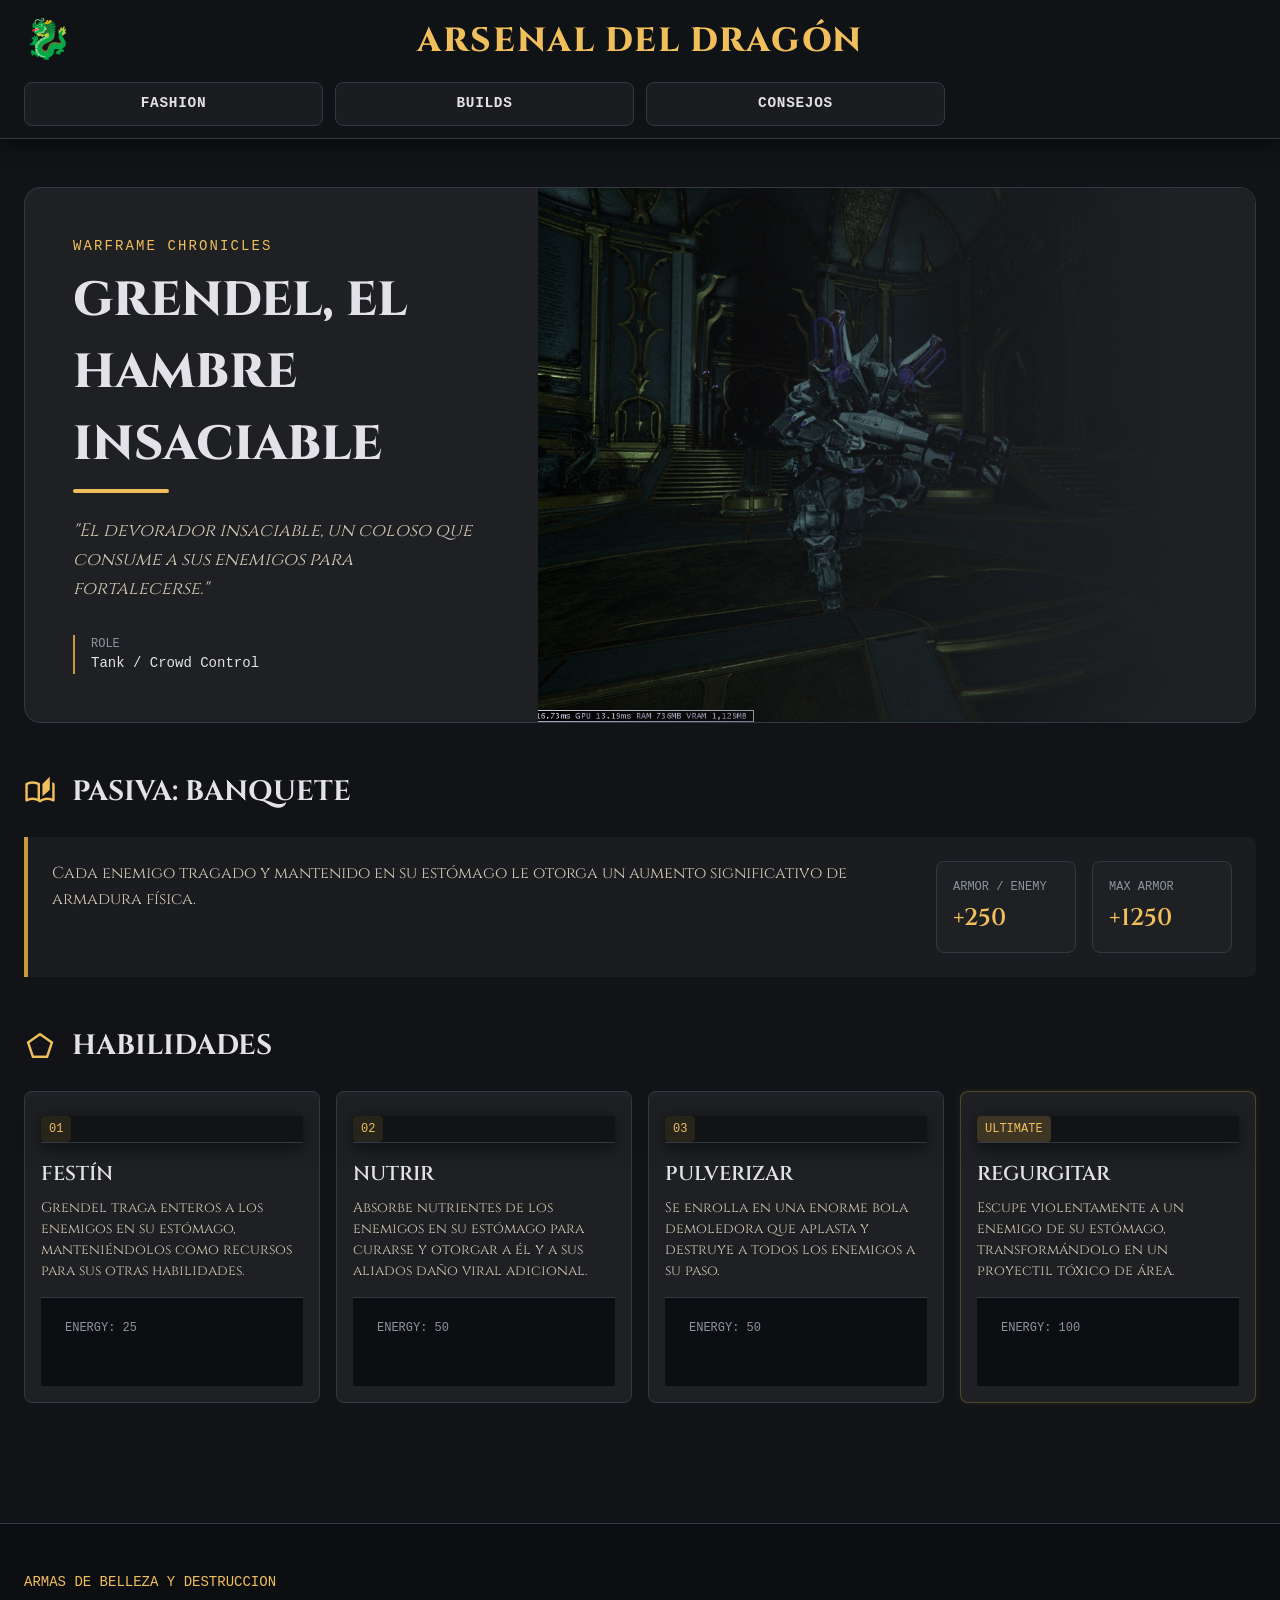
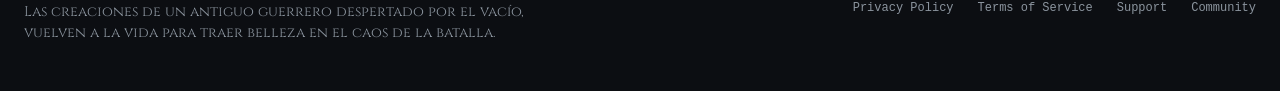
<file: grendel.html>
<!DOCTYPE html>
<html lang="es">

<head>
    <meta charset="utf-8">
    <meta name="viewport" content="width=device-width, initial-scale=1.0">
    <title>OROKIN ARCHIVE - GRENDEL</title>
    
    <link rel="preconnect" href="https://fonts.googleapis.com">
    <link rel="preconnect" href="https://fonts.gstatic.com" crossorigin>
    <link href="https://fonts.googleapis.com/css2?family=Cinzel:wght@400..900&display=swap" rel="stylesheet">
    
    <link
        href="https://fonts.googleapis.com/css2?family=Material+Symbols+Outlined:wght,FILL@100..700,0..1&amp;display=swap"
        rel="stylesheet">
    
    <link rel="stylesheet" href="style.css">
</head>

<body>
    
    <header class="main-header">
        <input type="checkbox" id="menu-toggle" class="menu-toggle-checkbox" aria-label="Abrir menú de navegación">
        <div class="header-top">
            <a href="index.html" class="brand-link">
                <span class="brand-logo" role="img" aria-label="dragón">🐉</span>
                <span class="brand-title">Arsenal del Dragón</span>
            </a>
            <label for="menu-toggle" class="menu-toggle-label" title="Menú">
                <span class="material-symbols-outlined icon-open">more_vert</span>
                <span class="material-symbols-outlined icon-close">close</span>
            </label>
        </div>
        <nav class="header-nav" aria-label="Navegación principal">
            <ul class="nav-list">
                <li class="nav-item">
                    <a href="fashion.html" class="nav-link">Fashion</a>
                </li>
                <li class="nav-item">
                    <a href="builds.html" class="nav-link">Builds</a>
                </li>
                <li class="nav-item">
                    <a href="consejos.html" class="nav-link">Consejos</a>
                </li>
            </ul>
        </nav>
    </header>

    <main>
        
        <section class="hero-detail">
            <div class="detail-info">
                <span class="detail-subtitle">WARFRAME CHRONICLES</span>
                <h1 class="detail-title">GRENDEL, EL HAMBRE INSACIABLE</h1>
                <span class="detail-line"></span>
                <blockquote class="detail-quote">
                    "El devorador insaciable, un coloso que consume a sus enemigos para fortalecerse."
                </blockquote>
                <div class="role-box">
                    <span class="role-title">ROLE</span>
                    <span class="role-value">Tank / Crowd Control</span>
                </div>
            </div>

            <figure class="detail-media">
                <img class="detail-image" src="assets/img/Grendel.png" alt="Retrato detallado de Grendel">
                <span class="detail-image-overlay"></span>
            </figure>
        </section>

<section class="detail-section">
            <h2 class="section-title-alt">
                <span class="material-symbols-outlined">auto_stories</span>
                PASIVA: BANQUETE
            </h2>
            <article class="passive-card">
                <div class="passive-content">
                    <p class="passive-desc">
                        Cada enemigo tragado y mantenido en su estómago le otorga un aumento significativo de armadura
                        física.
                    </p>
                    <ul class="stats-list">
                        <li class="stat-item">
                            <span class="stat-label">ARMOR / ENEMY</span>
                            <span class="stat-value">+250</span>
                        </li>
                        <li class="stat-item">
                            <span class="stat-label">MAX ARMOR</span>
                            <span class="stat-value">+1250</span>
                        </li>
                    </ul>
                </div>
            </article>
        </section>

<section class="detail-section">
            <h2 class="section-title-alt">
                <span class="material-symbols-outlined">pentagon</span>
                HABILIDADES
            </h2>
            <ul class="abilities-grid">
                
                <li>
                    <article class="ability-card">
                        <header class="ability-header">
                            <span class="ability-number">01</span>
                        </header>
                        <h3 class="ability-title">FESTÍN</h3>
                        <p class="ability-desc">
                            Grendel traga enteros a los enemigos en su estómago, manteniéndolos como recursos para sus
                            otras habilidades.
                        </p>
                        <footer class="ability-footer">
                            <span class="ability-energy">Energy: 25</span>
                        </footer>
                    </article>
                </li>

<li>
                    <article class="ability-card">
                        <header class="ability-header">
                            <span class="ability-number">02</span>
                        </header>
                        <h3 class="ability-title">NUTRIR</h3>
                        <p class="ability-desc">
                            Absorbe nutrientes de los enemigos en su estómago para curarse y otorgar a él y a sus
                            aliados daño viral adicional.
                        </p>
                        <footer class="ability-footer">
                            <span class="ability-energy">Energy: 50</span>
                        </footer>
                    </article>
                </li>

<li>
                    <article class="ability-card">
                        <header class="ability-header">
                            <span class="ability-number">03</span>
                        </header>
                        <h3 class="ability-title">PULVERIZAR</h3>
                        <p class="ability-desc">
                            Se enrolla en una enorme bola demoledora que aplasta y destruye a todos los enemigos a su
                            paso.
                        </p>
                        <footer class="ability-footer">
                            <span class="ability-energy">Energy: 50</span>
                        </footer>
                    </article>
                </li>

<li>
                    <article class="ability-card ultimate">
                        <header class="ability-header">
                            <span class="ability-number ultimate-badge">ULTIMATE</span>
                        </header>
                        <h3 class="ability-title">REGURGITAR</h3>
                        <p class="ability-desc">
                            Escupe violentamente a un enemigo de su estómago, transformándolo en un proyectil tóxico de
                            área.
                        </p>
                        <footer class="ability-footer">
                            <span class="ability-energy">Energy: 100</span>
                        </footer>
                    </article>
                </li>
            </ul>
        </section>
    </main>

<footer>
        <div class="footer-container">
            <div class="footer-brand">
                <span class="footer-tagline">Armas de belleza y destruccion</span>
                <p class="footer-desc">
                    Las creaciones de un antiguo guerrero despertado por el vacío, vuelven a la vida para traer belleza
                    en el caos de la batalla.
                </p>
            </div>
            <nav class="footer-nav">
                <a href="#" class="footer-link">Privacy Policy</a>
                <a href="#" class="footer-link">Terms of Service</a>
                <a href="#" class="footer-link">Support</a>
                <a href="#" class="footer-link">Community</a>
            </nav>
        </div>
    </footer>

<span id="glow-cursor" class="glow-cursor"></span>

    <script>
        
        const glowCursor = document.getElementById('glow-cursor');
        document.addEventListener('mousemove', (e) => {
            glowCursor.style.opacity = '1';
            glowCursor.style.left = e.clientX + 'px';
            glowCursor.style.top = e.clientY + 'px';
        });

document.querySelectorAll('.ability-card').forEach(card => {
            card.addEventListener('mouseenter', () => {
                card.style.transform = 'translateY(-4px)';
            });
            card.addEventListener('mouseleave', () => {
                card.style.transform = '';
            });
        });
    </script>
</body>

</html>
</file>
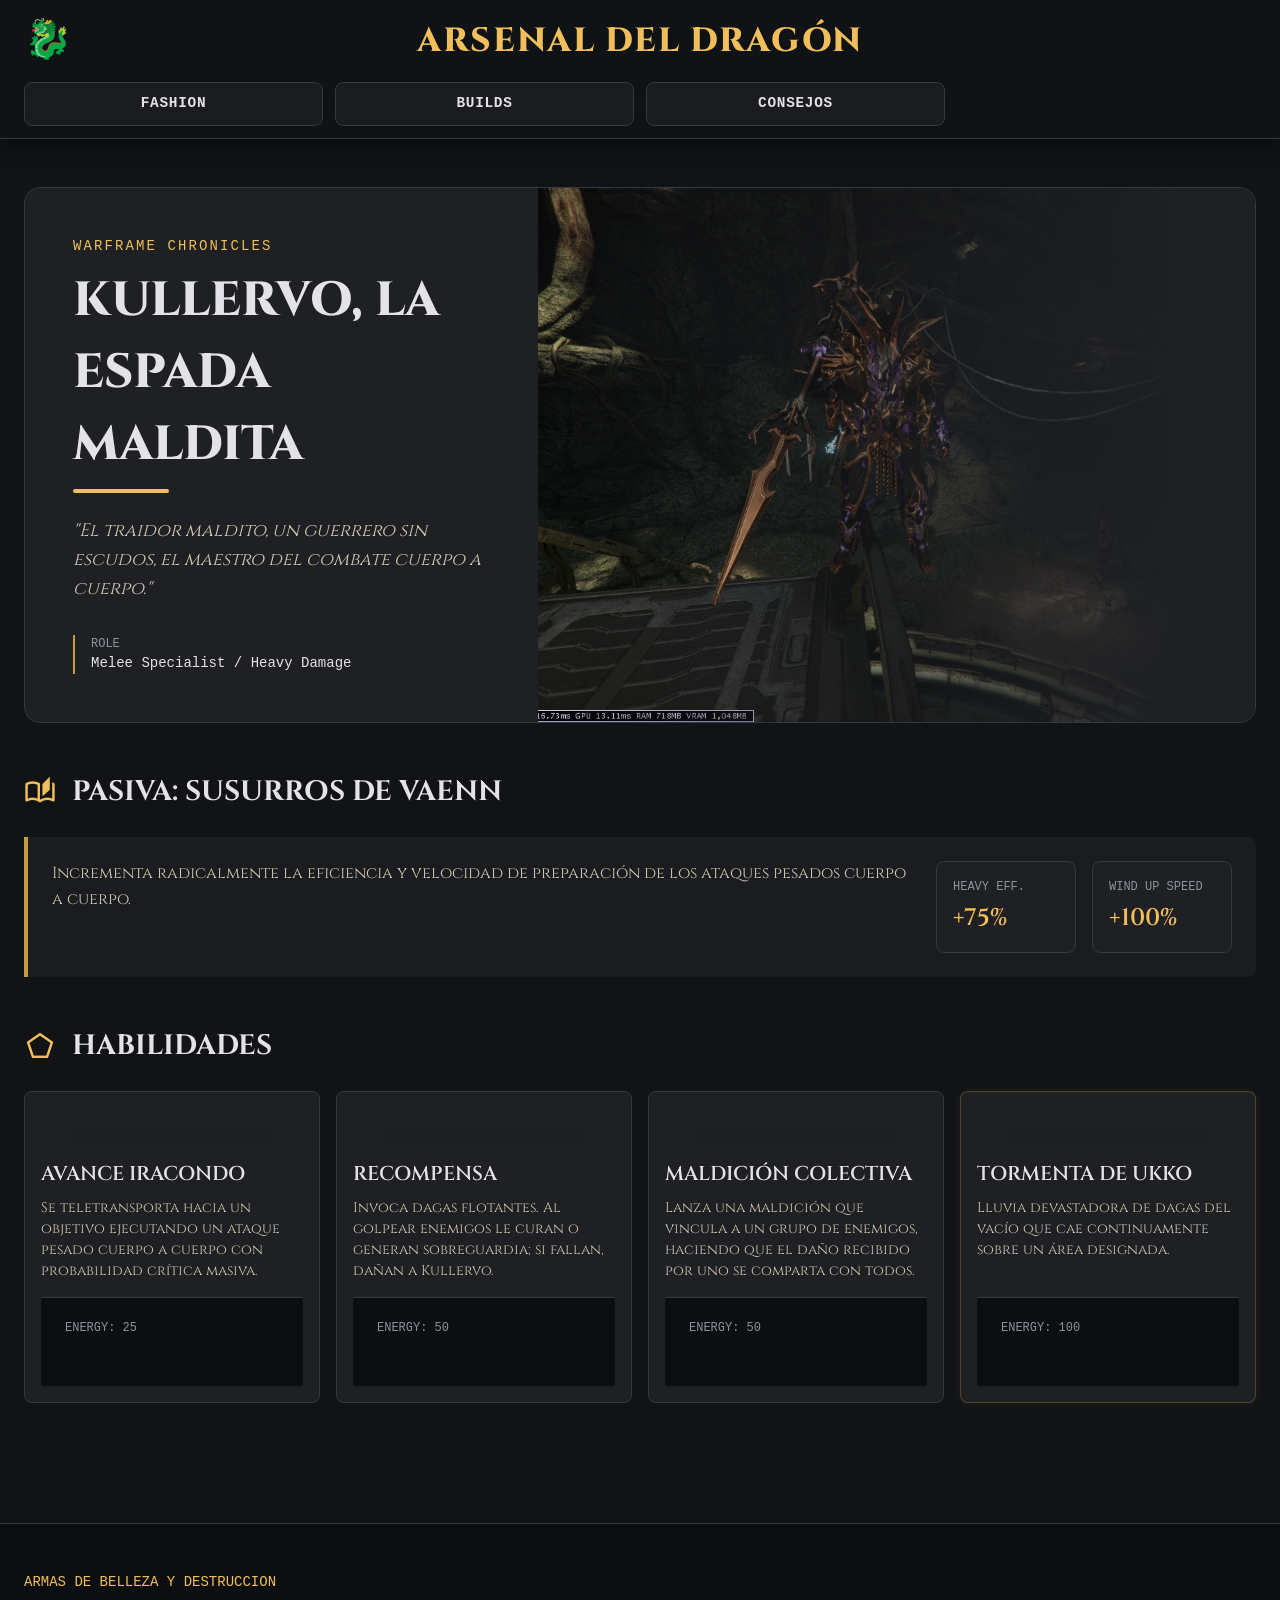
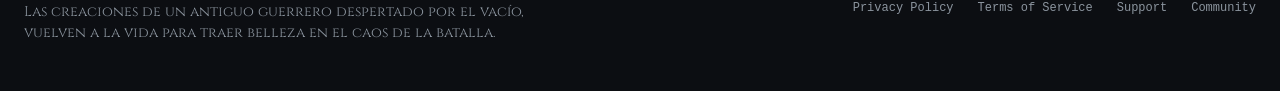
<file: kullervo.html>
<!DOCTYPE html>
<html lang="es">

<head>
    <meta charset="utf-8">
    <meta name="viewport" content="width=device-width, initial-scale=1.0">
    <title>OROKIN ARCHIVE - KULLERVO</title>
    
    <link rel="preconnect" href="https://fonts.googleapis.com">
    <link rel="preconnect" href="https://fonts.gstatic.com" crossorigin>
    <link href="https://fonts.googleapis.com/css2?family=Cinzel:wght@400..900&display=swap" rel="stylesheet">
    
    <link
        href="https://fonts.googleapis.com/css2?family=Material+Symbols+Outlined:wght,FILL@100..700,0..1&amp;display=swap"
        rel="stylesheet">
    
    <link rel="stylesheet" href="style.css">
</head>

<body>
    
    <header class="main-header">
        <input type="checkbox" id="menu-toggle" class="menu-toggle-checkbox" aria-label="Abrir menú de navegación">
        <div class="header-top">
            <a href="index.html" class="brand-link">
                <span class="brand-logo" role="img" aria-label="dragón">🐉</span>
                <span class="brand-title">Arsenal del Dragón</span>
            </a>
            <label for="menu-toggle" class="menu-toggle-label" title="Menú">
                <span class="material-symbols-outlined icon-open">more_vert</span>
                <span class="material-symbols-outlined icon-close">close</span>
            </label>
        </div>
        <nav class="header-nav" aria-label="Navegación principal">
            <ul class="nav-list">
                <li class="nav-item">
                    <a href="fashion.html" class="nav-link">Fashion</a>
                </li>
                <li class="nav-item">
                    <a href="builds.html" class="nav-link">Builds</a>
                </li>
                <li class="nav-item">
                    <a href="consejos.html" class="nav-link">Consejos</a>
                </li>
            </ul>
        </nav>
    </header>

    <main>
        
        <section class="hero-detail">
            <div class="detail-info">
                <span class="detail-subtitle">WARFRAME CHRONICLES</span>
                <h1 class="detail-title">KULLERVO, LA ESPADA MALDITA</h1>
                <span class="detail-line"></span>
                <blockquote class="detail-quote">
                    "El traidor maldito, un guerrero sin escudos, el maestro del combate cuerpo a cuerpo."
                </blockquote>
                <div class="role-box">
                    <span class="role-title">ROLE</span>
                    <span class="role-value">Melee Specialist / Heavy Damage</span>
                </div>
            </div>

            <figure class="detail-media">
                <img class="detail-image" src="assets/img/Kullervo.png" alt="Retrato detallado de Kullervo">
                <span class="detail-image-overlay"></span>
            </figure>
        </section>

<section class="detail-section">
            <h2 class="section-title-alt">
                <span class="material-symbols-outlined">auto_stories</span>
                PASIVA: SUSURROS DE VAENN
            </h2>
            <article class="passive-card">
                <div class="passive-content">
                    <p class="passive-desc">
                        Incrementa radicalmente la eficiencia y velocidad de preparación de los ataques pesados cuerpo a
                        cuerpo.
                    </p>
                    <ul class="stats-list">
                        <li class="stat-item">
                            <span class="stat-label">HEAVY EFF.</span>
                            <span class="stat-value">+75%</span>
                        </li>
                        <li class="stat-item">
                            <span class="stat-label">WIND UP SPEED</span>
                            <span class="stat-value">+100%</span>
                        </li>
                    </ul>
                </div>
            </article>
        </section>

<section class="detail-section">
            <h2 class="section-title-alt">
                <span class="material-symbols-outlined">pentagon</span>
                HABILIDADES
            </h2>
            <ul class="abilities-grid">
                
                <li>
                    <article class="ability-card">
                        <header class="ability-header">
                            <span class="ability-number">01</span>
                        </header>
                        <h3 class="ability-title">AVANCE IRACONDO</h3>
                        <p class="ability-desc">
                            Se teletransporta hacia un objetivo ejecutando un ataque pesado cuerpo a cuerpo con
                            probabilidad crítica masiva.
                        </p>
                        <footer class="ability-footer">
                            <span class="ability-energy">Energy: 25</span>
                        </footer>
                    </article>
                </li>

<li>
                    <article class="ability-card">
                        <header class="ability-header">
                            <span class="ability-number">02</span>
                        </header>
                        <h3 class="ability-title">RECOMPENSA</h3>
                        <p class="ability-desc">
                            Invoca dagas flotantes. Al golpear enemigos le curan o generan sobreguardia; si fallan,
                            dañan a Kullervo.
                        </p>
                        <footer class="ability-footer">
                            <span class="ability-energy">Energy: 50</span>
                        </footer>
                    </article>
                </li>

<li>
                    <article class="ability-card">
                        <header class="ability-header">
                            <span class="ability-number">03</span>
                        </header>
                        <h3 class="ability-title">MALDICIÓN COLECTIVA</h3>
                        <p class="ability-desc">
                            Lanza una maldición que vincula a un grupo de enemigos, haciendo que el daño recibido por
                            uno se comparta con todos.
                        </p>
                        <footer class="ability-footer">
                            <span class="ability-energy">Energy: 50</span>
                        </footer>
                    </article>
                </li>

<li>
                    <article class="ability-card ultimate">
                        <header class="ability-header">
                            <span class="ability-number ultimate-badge">ULTIMATE</span>
                        </header>
                        <h3 class="ability-title">TORMENTA DE UKKO</h3>
                        <p class="ability-desc">
                            Lluvia devastadora de dagas del vacío que cae continuamente sobre un área designada.
                        </p>
                        <footer class="ability-footer">
                            <span class="ability-energy">Energy: 100</span>
                        </footer>
                    </article>
                </li>
            </ul>
        </section>
    </main>

<footer>
        <div class="footer-container">
            <div class="footer-brand">
                <span class="footer-tagline">Armas de belleza y destruccion</span>
                <p class="footer-desc">
                    Las creaciones de un antiguo guerrero despertado por el vacío, vuelven a la vida para traer belleza
                    en el caos de la batalla.
                </p>
            </div>
            <nav class="footer-nav">
                <a href="#" class="footer-link">Privacy Policy</a>
                <a href="#" class="footer-link">Terms of Service</a>
                <a href="#" class="footer-link">Support</a>
                <a href="#" class="footer-link">Community</a>
            </nav>
        </div>
    </footer>

<span id="glow-cursor" class="glow-cursor"></span>

    <script>
        
        const glowCursor = document.getElementById('glow-cursor');
        document.addEventListener('mousemove', (e) => {
            glowCursor.style.opacity = '1';
            glowCursor.style.left = e.clientX + 'px';
            glowCursor.style.top = e.clientY + 'px';
        });

document.querySelectorAll('.ability-card').forEach(card => {
            card.addEventListener('mouseenter', () => {
                card.style.transform = 'translateY(-4px)';
            });
            card.addEventListener('mouseleave', () => {
                card.style.transform = '';
            });
        });
    </script>
</body>

</html>
</file>
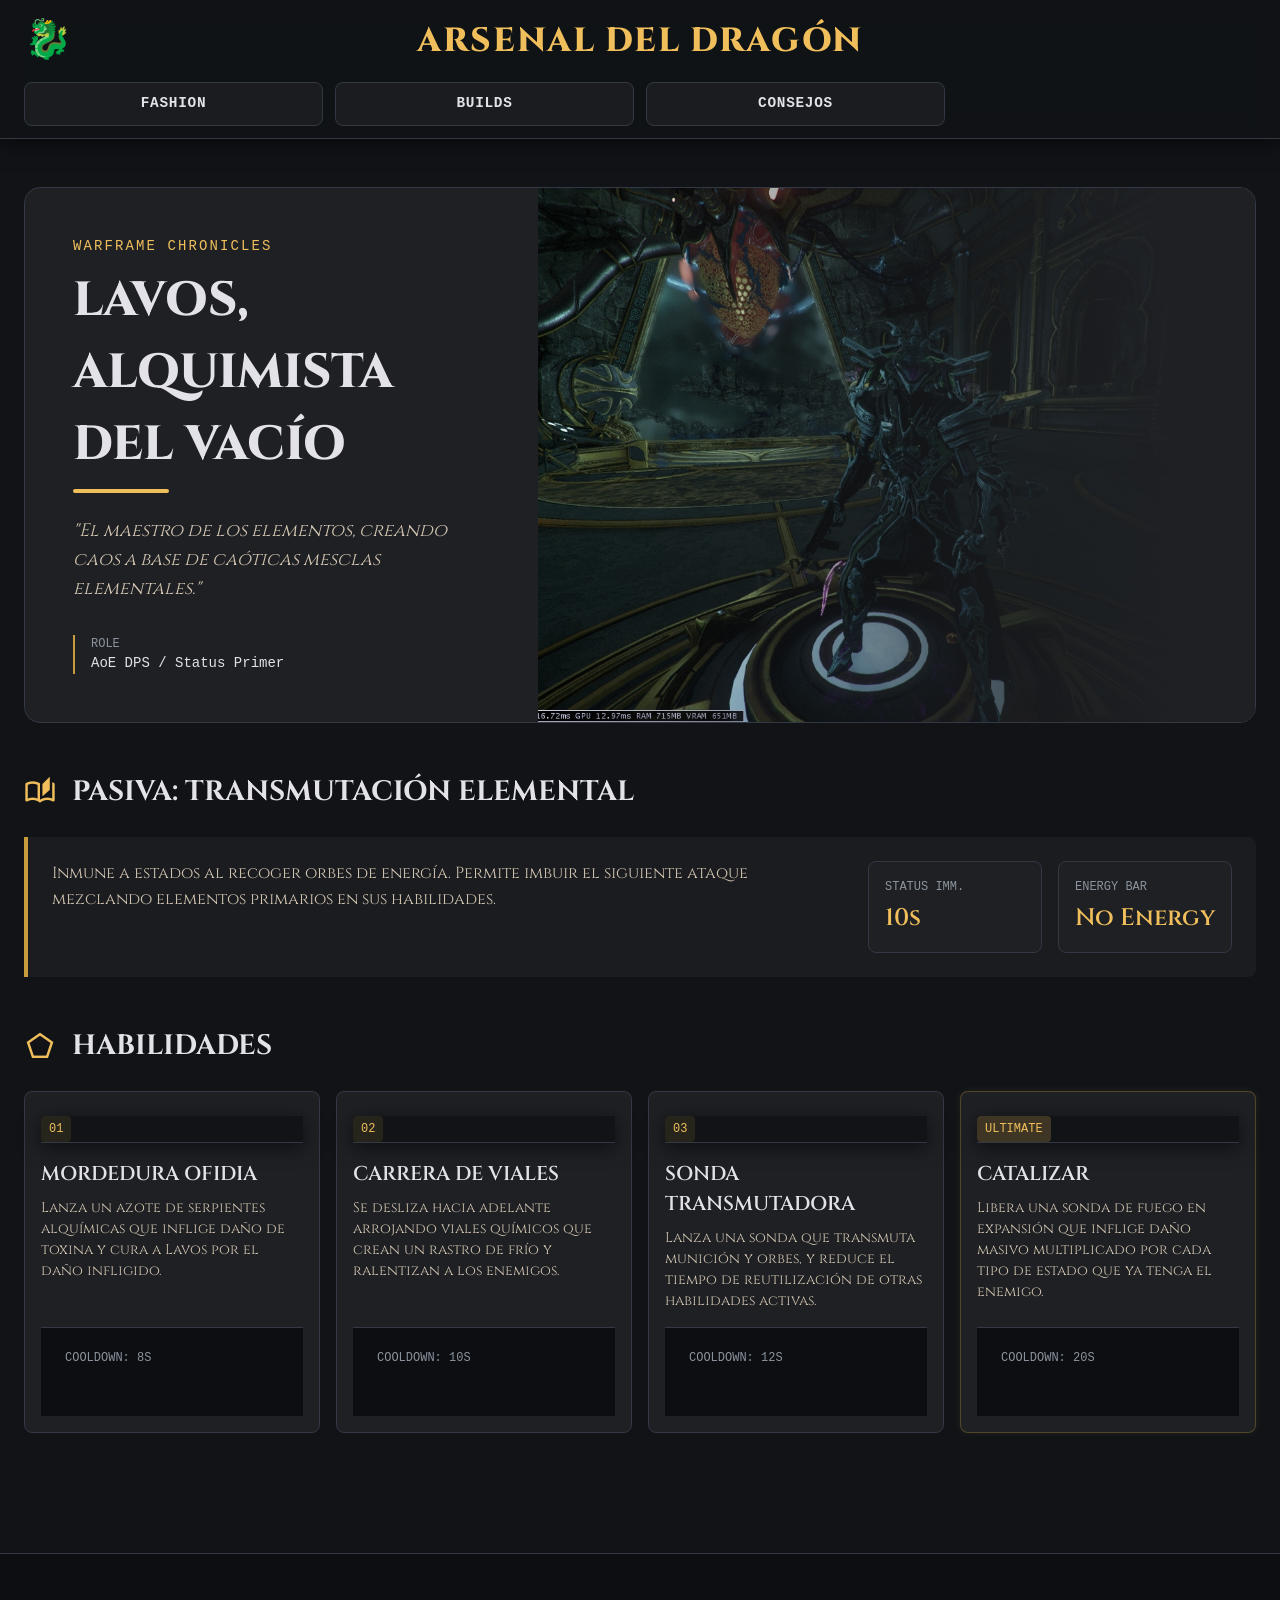
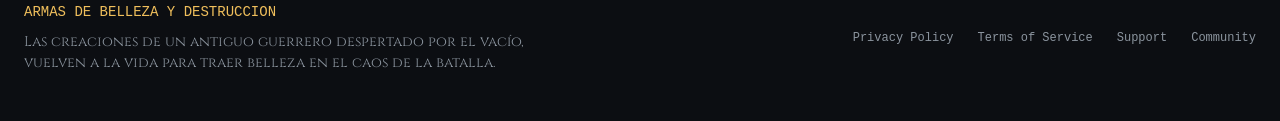
<file: lavos.html>
<!DOCTYPE html>
<html lang="es">

<head>
    <meta charset="utf-8">
    <meta name="viewport" content="width=device-width, initial-scale=1.0">
    <title>OROKIN ARCHIVE - LAVOS</title>
    
    <link rel="preconnect" href="https://fonts.googleapis.com">
    <link rel="preconnect" href="https://fonts.gstatic.com" crossorigin>
    <link href="https://fonts.googleapis.com/css2?family=Cinzel:wght@400..900&display=swap" rel="stylesheet">
    
    <link
        href="https://fonts.googleapis.com/css2?family=Material+Symbols+Outlined:wght,FILL@100..700,0..1&amp;display=swap"
        rel="stylesheet">
    
    <link rel="stylesheet" href="style.css">
</head>

<body>
    
    <header class="main-header">
        <input type="checkbox" id="menu-toggle" class="menu-toggle-checkbox" aria-label="Abrir menú de navegación">
        <div class="header-top">
            <a href="index.html" class="brand-link">
                <span class="brand-logo" role="img" aria-label="dragón">🐉</span>
                <span class="brand-title">Arsenal del Dragón</span>
            </a>
            <label for="menu-toggle" class="menu-toggle-label" title="Menú">
                <span class="material-symbols-outlined icon-open">more_vert</span>
                <span class="material-symbols-outlined icon-close">close</span>
            </label>
        </div>
        <nav class="header-nav" aria-label="Navegación principal">
            <ul class="nav-list">
                <li class="nav-item">
                    <a href="fashion.html" class="nav-link">Fashion</a>
                </li>
                <li class="nav-item">
                    <a href="builds.html" class="nav-link">Builds</a>
                </li>
                <li class="nav-item">
                    <a href="consejos.html" class="nav-link">Consejos</a>
                </li>
            </ul>
        </nav>
    </header>

    <main>
        
        <section class="hero-detail">
            <div class="detail-info">
                <span class="detail-subtitle">WARFRAME CHRONICLES</span>
                <h1 class="detail-title">LAVOS, ALQUIMISTA DEL VACÍO</h1>
                <span class="detail-line"></span>
                <blockquote class="detail-quote">
                    "El maestro de los elementos, creando caos a base de caóticas mesclas elementales."
                </blockquote>
                <div class="role-box">
                    <span class="role-title">ROLE</span>
                    <span class="role-value">AoE DPS / Status Primer</span>
                </div>
            </div>

            <figure class="detail-media">
                <img class="detail-image" src="assets/img/Lavos.png" alt="Retrato detallado de Lavos">
                <span class="detail-image-overlay"></span>
            </figure>
        </section>

<section class="detail-section">
            <h2 class="section-title-alt">
                <span class="material-symbols-outlined">auto_stories</span>
                PASIVA: TRANSMUTACIÓN ELEMENTAL
            </h2>
            <article class="passive-card">
                <div class="passive-content">
                    <p class="passive-desc">
                        Inmune a estados al recoger orbes de energía. Permite imbuir el siguiente ataque mezclando
                        elementos primarios en sus habilidades.
                    </p>
                    <ul class="stats-list">
                        <li class="stat-item">
                            <span class="stat-label">STATUS IMM.</span>
                            <span class="stat-value">10s</span>
                        </li>
                        <li class="stat-item">
                            <span class="stat-label">ENERGY BAR</span>
                            <span class="stat-value">No Energy</span>
                        </li>
                    </ul>
                </div>
            </article>
        </section>

<section class="detail-section">
            <h2 class="section-title-alt">
                <span class="material-symbols-outlined">pentagon</span>
                HABILIDADES
            </h2>
            <ul class="abilities-grid">
                
                <li>
                    <article class="ability-card">
                        <header class="ability-header">
                            <span class="ability-number">01</span>
                        </header>
                        <h3 class="ability-title">MORDEDURA OFIDIA</h3>
                        <p class="ability-desc">
                            Lanza un azote de serpientes alquímicas que inflige daño de toxina y cura a Lavos por el
                            daño infligido.
                        </p>
                        <footer class="ability-footer">
                            <span class="ability-energy">Cooldown: 8s</span>
                        </footer>
                    </article>
                </li>

<li>
                    <article class="ability-card">
                        <header class="ability-header">
                            <span class="ability-number">02</span>
                        </header>
                        <h3 class="ability-title">CARRERA DE VIALES</h3>
                        <p class="ability-desc">
                            Se desliza hacia adelante arrojando viales químicos que crean un rastro de frío y ralentizan
                            a los enemigos.
                        </p>
                        <footer class="ability-footer">
                            <span class="ability-energy">Cooldown: 10s</span>
                        </footer>
                    </article>
                </li>

<li>
                    <article class="ability-card">
                        <header class="ability-header">
                            <span class="ability-number">03</span>
                        </header>
                        <h3 class="ability-title">SONDA TRANSMUTADORA</h3>
                        <p class="ability-desc">
                            Lanza una sonda que transmuta munición y orbes, y reduce el tiempo de reutilización de otras
                            habilidades activas.
                        </p>
                        <footer class="ability-footer">
                            <span class="ability-energy">Cooldown: 12s</span>
                        </footer>
                    </article>
                </li>

<li>
                    <article class="ability-card ultimate">
                        <header class="ability-header">
                            <span class="ability-number ultimate-badge">ULTIMATE</span>
                        </header>
                        <h3 class="ability-title">CATALIZAR</h3>
                        <p class="ability-desc">
                            Libera una sonda de fuego en expansión que inflige daño masivo multiplicado por cada tipo de
                            estado que ya tenga el enemigo.
                        </p>
                        <footer class="ability-footer">
                            <span class="ability-energy">Cooldown: 20s</span>
                        </footer>
                    </article>
                </li>
            </ul>
        </section>
    </main>

<footer>
        <div class="footer-container">
            <div class="footer-brand">
                <span class="footer-tagline">Armas de belleza y destruccion</span>
                <p class="footer-desc">
                    Las creaciones de un antiguo guerrero despertado por el vacío, vuelven a la vida para traer belleza
                    en el caos de la batalla.
                </p>
            </div>
            <nav class="footer-nav">
                <a href="#" class="footer-link">Privacy Policy</a>
                <a href="#" class="footer-link">Terms of Service</a>
                <a href="#" class="footer-link">Support</a>
                <a href="#" class="footer-link">Community</a>
            </nav>
        </div>
    </footer>

<span id="glow-cursor" class="glow-cursor"></span>

    <script>
        
        const glowCursor = document.getElementById('glow-cursor');
        document.addEventListener('mousemove', (e) => {
            glowCursor.style.opacity = '1';
            glowCursor.style.left = e.clientX + 'px';
            glowCursor.style.top = e.clientY + 'px';
        });

document.querySelectorAll('.ability-card').forEach(card => {
            card.addEventListener('mouseenter', () => {
                card.style.transform = 'translateY(-4px)';
            });
            card.addEventListener('mouseleave', () => {
                card.style.transform = '';
            });
        });
    </script>
</body>

</html>
</file>
<file: style.css>
:root {

    --background: #111317;
    --surface-dim: #111317;
    --surface: #111317;
    --surface-container: #1e2024;
    --surface-container-low: #1a1c20;
    --surface-container-lowest: #0c0e12;
    --surface-container-highest: #333539;
    --surface-bright: #37393e;
    --border-subtle: #323844;

    --primary: #f0bf5c;

    --primary-container: #c89b3c;
    --on-primary: #412d00;
    --secondary: #c4c6d1;
    --on-surface: #e2e2e8;
    --on-surface-variant: #d2c5b1;
    --text-muted: #8b949e;

    --gold: #c89b3c;
    --error: #ffb4ab;
    --success: #4caf50;

    --font-display: 'Cinzel', serif;
    --font-body: 'Cinzel', serif;
    --font-mono: 'JetBrains Mono', monospace;
}

* {
    box-sizing: border-box;
    margin: 0;
    padding: 0;
}

body {
    background-color: var(--background);
    color: var(--on-surface);
    font-family: var(--font-body);
    font-size: 16px;
    line-height: 1.5;
    overflow-x: hidden;
}

::-webkit-scrollbar {
    width: 6px;
    height: 6px;
}

::-webkit-scrollbar-track {
    background: var(--surface-container-lowest);
}

::-webkit-scrollbar-thumb {
    background: var(--gold);
    border-radius: 4px;
}

::-webkit-scrollbar-thumb:hover {
    background: var(--primary);
}

::selection {
    background-color: var(--primary);
    color: var(--on-primary);
}

.btn {
    font-family: var(--font-mono);
    font-size: 14px;
    font-weight: 500;
    padding: 8px 16px;
    border: none;
    border-radius: 8px;
    cursor: pointer;
    transition: all 0.2s ease-in-out;
    text-decoration: none;
    display: inline-flex;
    align-items: center;
    justify-content: center;
}

.btn-secondary {
    background-color: var(--surface-container-highest);
    color: var(--on-surface);
}

.btn-secondary:hover {
    background-color: var(--surface-bright);
}

.btn-primary {
    background-color: var(--primary);
    color: var(--on-primary);
}

.btn-primary:hover {
    filter: brightness(1.1);
}

.btn-outline {
    background: transparent;
    border: 1px solid var(--border-subtle);
    color: var(--secondary);
}

.btn-outline:hover {
    background-color: var(--surface-bright);
}

.search-container {
    position: relative;
    display: none;
}

@media (min-width: 1024px) {
    .search-container {
        display: block;
    }
}

.search-input {
    background-color: var(--surface-container-lowest);
    border: 1px solid var(--border-subtle);
    color: var(--on-surface);
    border-radius: 8px;
    padding: 8px 16px;
    padding-right: 36px;
    font-size: 14px;
    width: 256px;
    transition: border-color 0.2s ease;
}

.search-input:focus {
    outline: none;
    border-color: var(--primary);
}

.search-icon {
    position: absolute;
    right: 12px;
    top: 50%;
    transform: translateY(-50%);
    color: var(--secondary);
    pointer-events: none;
}

header {
    background-color: rgba(17, 19, 23, 0.95);
    backdrop-filter: blur(12px);
    -webkit-backdrop-filter: blur(12px);
    position: sticky;
    top: 0;
    z-index: 1000;
    border-bottom: 1px solid var(--border-subtle);
    box-shadow: 0 4px 20px rgba(0, 0, 0, 0.6);
    width: 100%;
}

/* Fila Superior: Logo y Título en enlace único + Botón Toggle Móvil */
.header-top {
    max-width: 1280px;
    margin: 0 auto;
    padding: 16px 24px;
    display: flex;
    align-items: center;
    justify-content: center;
    position: relative;
}

.brand-link {
    display: flex;
    align-items: center;
    gap: 12px;
    text-decoration: none;
    color: var(--primary);
    font-family: var(--font-display);
    font-size: 2.1rem;
    font-weight: 800;
    letter-spacing: 0.05em;
    text-transform: uppercase;
    transition: all 0.2s ease;
    text-align: center;
}

.brand-link:hover {
    opacity: 0.9;
}

.brand-link:focus-visible {
    outline: 2px solid var(--primary);
    outline-offset: 4px;
    border-radius: 8px;
}

.brand-logo {
    position: absolute;
    left: 24px;
    font-size: 2.4rem;
    line-height: 1;
    display: inline-block;
}

/* Botones de Autenticación en la parte superior derecha */
.auth-nav {
    position: absolute;
    right: 24px;
    top: 50%;
    transform: translateY(-50%);
    display: flex;
    align-items: center;
    gap: 12px;
}

/* Modal Formulario de Registro */
.auth-dialog {
    margin: auto;
    padding: 0;
    border: 1px solid var(--border-subtle);
    border-radius: 12px;
    background: var(--surface-container);
    color: var(--on-surface);
    box-shadow: 0 16px 40px rgba(0, 0, 0, 0.8), 0 0 20px rgba(200, 155, 60, 0.2);
    max-width: 440px;
    width: 90%;
}

.auth-dialog::backdrop {
    background: rgba(0, 0, 0, 0.75);
    backdrop-filter: blur(4px);
}

.auth-card {
    padding: 24px;
}

.auth-card-header {
    display: flex;
    justify-content: space-between;
    align-items: center;
    margin-bottom: 20px;
    border-bottom: 1px solid var(--border-subtle);
    padding-bottom: 12px;
}

.auth-title {
    font-family: var(--font-display);
    font-size: 1.4rem;
    color: var(--primary);
}

.btn-close {
    background: transparent;
    border: none;
    color: var(--text-muted);
    font-size: 1.8rem;
    cursor: pointer;
    line-height: 1;
    transition: color 0.2s ease;
}

.btn-close:hover {
    color: var(--error);
}

.auth-form {
    display: flex;
    flex-direction: column;
    gap: 12px;
}

.form-label {
    font-size: 0.85rem;
    font-family: var(--font-mono);
    color: var(--on-surface-variant);
}

.form-input {
    background-color: var(--surface-container-lowest);
    border: 1px solid var(--border-subtle);
    color: var(--on-surface);
    border-radius: 6px;
    padding: 10px 14px;
    font-size: 0.95rem;
    font-family: inherit;
    transition: border-color 0.2s ease;
}

.form-input:focus {
    outline: none;
    border-color: var(--primary);
}

.form-submit {
    margin-top: 8px;
    padding: 12px;
    width: 100%;
}

/* Checkbox Hack para Móvil (Sin JavaScript) */
.menu-toggle-checkbox {
    position: absolute;
    opacity: 0;
    pointer-events: none;
}

.menu-toggle-label {
    display: none;
    cursor: pointer;
    color: var(--on-surface);
    padding: 8px;
    border-radius: 8px;
    background: var(--surface-container-low);
    border: 1px solid var(--border-subtle);
    user-select: none;
    transition: all 0.2s ease;
    position: absolute;
    right: 24px;
    top: 50%;
    transform: translateY(-50%);
}

.menu-toggle-label:hover {
    background: var(--surface-bright);
    border-color: var(--primary);
}

.menu-toggle-label .icon-close {
    display: none;
}

/* Fila Inferior: Pestañas de Navegación */
.header-nav {
    max-width: 1280px;
    margin: 0 auto;
    padding: 0 24px 12px 24px;
}

/* Layout en Desktop con CSS Grid (3 columnas iguales) */
.nav-list {
    display: grid;
    grid-template-columns: repeat(4, 1fr);
    gap: 12px;
    list-style: none;
    padding: 0;
    margin: 0;
}

.nav-link {
    display: block;
    text-align: center;
    padding: 10px 16px;
    background-color: var(--surface-container-low);
    color: var(--on-surface);
    text-decoration: none;
    font-family: var(--font-mono);
    font-size: 0.9rem;
    font-weight: 600;
    text-transform: uppercase;
    letter-spacing: 0.05em;
    border-radius: 8px;
    border: 1px solid var(--border-subtle);
    transition: all 0.2s ease;
}

.nav-link:hover {
    background-color: var(--surface-container-highest);
    color: var(--primary);
    border-color: var(--primary-container);
}

.nav-link:focus-visible {
    outline: 2px solid var(--primary);
    outline-offset: 2px;
}

.nav-link[aria-current="page"] {
    background-color: var(--primary-container);
    color: var(--on-primary);
    border-color: var(--primary);
    box-shadow: 0 0 12px rgba(200, 155, 60, 0.3);
}

.nav-link-logout:hover {
    color: var(--error);
    border-color: var(--error);
}

/* Responsividad Móvil */
@media (max-width: 768px) {
    .brand-title {
        font-size: 1.4rem;
    }

    .brand-logo {
        position: static;
    }

    .header-top {
        justify-content: space-between;
        gap: 12px;
    }

    .auth-nav {
        position: static;
        transform: none;
    }

    .menu-toggle-label {
        display: flex;
        align-items: center;
        justify-content: center;
        position: static;
        transform: none;
    }

    .header-nav {
        display: none;
        padding-bottom: 16px;
    }

    .menu-toggle-checkbox:checked~.header-nav {
        display: block;
    }

    .menu-toggle-checkbox:checked~.header-top .menu-toggle-label .icon-open {
        display: none;
    }

    .menu-toggle-checkbox:checked~.header-top .menu-toggle-label .icon-close {
        display: block;
    }

    .nav-list {
        grid-template-columns: 1fr;
        gap: 8px;
    }
}

main {
    max-width: 1280px;
    margin: 0 auto;
    padding: 24px;
}

footer {
    background-color: var(--surface-container-lowest);
    border-top: 1px solid var(--border-subtle);
    padding: 48px 24px;
    margin-top: 48px;
}

.footer-container {
    max-width: 1280px;
    margin: 0 auto;
    display: flex;
    flex-direction: column;
    gap: 24px;
}

@media (min-width: 768px) {
    .footer-container {
        flex-direction: row;
        justify-content: space-between;
        align-items: center;
    }
}

.footer-brand {
    display: flex;
    flex-direction: column;
    gap: 8px;
}

@media (min-width: 768px) {
    .footer-brand {
        align-items: flex-start;
    }
}

.footer-tagline {
    font-family: var(--font-mono);
    font-size: 14px;
    font-weight: 500;
    color: var(--primary);
    text-transform: uppercase;
}

.footer-desc {
    font-size: 14px;
    color: var(--text-muted);
    max-width: 500px;
    text-align: center;
}

@media (min-width: 768px) {
    .footer-desc {
        text-align: left;
    }
}

.footer-nav {
    display: flex;
    gap: 24px;
    flex-wrap: wrap;
    justify-content: center;
}

.footer-link {
    font-family: var(--font-mono);
    font-size: 12px;
    color: var(--text-muted);
    text-decoration: none;
    transition: color 0.2s;
}

.footer-link:hover {
    color: var(--primary);
}

.hero-section {
    position: relative;
    padding: 48px 16px;
    overflow: hidden;
    border-radius: 16px;
    margin-top: 24px;
    background-color: var(--surface-container-lowest);
    border: 1px solid var(--border-subtle);
    text-align: center;
}

.hero-glow {
    position: absolute;
    inset: 0;
    background-image: radial-gradient(circle at 50% 50%, rgba(240, 191, 92, 0.2) 0%, transparent 70%);
    pointer-events: none;
}

.hero-content {
    position: relative;
    z-index: 10;
    max-width: 640px;
    margin: 0 auto;
}

.hero-subtitle {
    font-family: var(--font-mono);
    font-size: 14px;
    font-weight: 500;
    letter-spacing: 0.15em;
    color: var(--primary);
    text-transform: uppercase;
    display: block;
    margin-bottom: 16px;
}

.hero-title {
    font-family: var(--font-display);
    font-size: 48px;
    font-weight: 800;
    line-height: 1.1;
    letter-spacing: -0.02em;
    margin-bottom: 24px;
}

.hero-desc {
    font-size: 18px;
    line-height: 1.6;
    color: var(--text-muted);
}

.catalog-section {
    padding: 48px 0;
}

.section-header {
    display: flex;
    align-items: center;
    justify-content: space-between;
    margin-bottom: 24px;
}

.section-title {
    font-family: var(--font-display);
    font-size: 32px;
    font-weight: 700;
    display: flex;
    align-items: center;
    gap: 8px;
}

.section-title .material-symbols-outlined {
    font-size: 32px;
    color: var(--primary);
}

.filter-nav {
    display: flex;
    gap: 8px;
    background-color: var(--surface-container-low);
    padding: 4px;
    border-radius: 12px;
    border: 1px solid var(--border-subtle);
}

.filter-btn {
    font-family: var(--font-mono);
    font-size: 12px;
    font-weight: 500;
    padding: 8px 16px;
    background: transparent;
    border: none;
    color: var(--on-surface);
    border-radius: 8px;
    cursor: pointer;
    transition: all 0.2s ease;
}

.filter-btn.active {
    background-color: var(--primary);
    color: var(--on-primary);
}

.filter-btn:not(.active):hover {
    background-color: var(--surface-container-highest);
}

.warframe-grid {
    list-style: none;
    display: grid;
    grid-template-columns: 1fr;
    gap: 16px;
}

@media (min-width: 640px) {
    .warframe-grid {
        grid-template-columns: repeat(2, 1fr);
    }
}

@media (min-width: 1024px) {
    .warframe-grid {
        grid-template-columns: repeat(3, 1fr);
    }
}

@media (min-width: 1280px) {
    .warframe-grid {
        grid-template-columns: repeat(4, 1fr);
    }
}

.warframe-card {
    display: block;
    text-decoration: none;
    background-color: var(--surface-container);
    border: 1px solid var(--border-subtle);
    border-radius: 8px;
    overflow: hidden;
    transition: all 0.3s cubic-bezier(0.4, 0, 0.2, 1);
}

.warframe-card:hover {
    border-color: var(--primary);
    transform: translateY(-4px);
    box-shadow: 0 12px 30px rgba(0, 0, 0, 0.5);
}

.card-figure {
    position: relative;
    aspect-ratio: 1 / 1;
    overflow: hidden;
    background-color: var(--surface-container-low);
    margin: 0;
}

.card-image {
    width: 100%;
    height: 100%;
    object-fit: cover;
    transition: transform 0.5s ease;
}

.warframe-card:hover .card-image {
    transform: scale(1.05);
}

.card-overlay {
    position: absolute;
    inset: 0;
    background-color: rgba(240, 191, 92, 0.1);
    opacity: 0;
    transition: opacity 0.3s ease;
    pointer-events: none;
}

.warframe-card:hover .card-overlay {
    opacity: 1;
}

.card-badge {
    position: absolute;
    top: 16px;
    left: 16px;
    background-color: rgba(17, 19, 23, 0.85);
    backdrop-filter: blur(8px);
    padding: 4px 8px;
    border-radius: 4px;
    border-left: 2px solid var(--primary);
    font-family: var(--font-mono);
    font-size: 12px;
    color: var(--on-surface);
}

.card-info {
    padding: 16px;
    display: flex;
    justify-content: space-between;
    align-items: flex-end;
}

.card-text-wrapper {
    display: flex;
    flex-direction: column;
}

.card-meta {
    font-family: var(--font-mono);
    font-size: 12px;
    color: var(--text-muted);
    text-transform: uppercase;
    margin-bottom: 4px;
}

.card-name {
    font-family: var(--font-display);
    font-size: 24px;
    font-weight: 600;
    color: var(--on-surface);
    transition: color 0.2s ease;
}

.warframe-card:hover .card-name {
    color: var(--primary);
}

.card-arrow {
    color: var(--secondary);
    transition: transform 0.2s ease, color 0.2s ease;
}

.warframe-card:hover .card-arrow {
    transform: translateX(4px);
    color: var(--primary);
}

.card-placeholder {
    border: 1px dashed var(--border-subtle);
    background-color: var(--surface-container-lowest);
    border-radius: 8px;
    opacity: 0.5;
    display: flex;
    flex-direction: column;
    align-items: center;
    justify-content: center;
    padding: 48px 24px;
    text-align: center;
}

.card-placeholder .material-symbols-outlined {
    font-size: 40px;
    margin-bottom: 8px;
}

.card-placeholder p {
    font-family: var(--font-mono);
    font-size: 12px;
    font-weight: 500;
    text-transform: uppercase;
}

.hero-detail {
    display: grid;
    grid-template-columns: 1fr;
    gap: 0;
    background-color: var(--surface-container);
    border: 1px solid var(--border-subtle);
    border-radius: 16px;
    overflow: hidden;
    margin-top: 24px;
    margin-bottom: 48px;
}

@media (min-width: 1024px) {
    .hero-detail {
        grid-template-columns: repeat(12, 1fr);
        min-height: 500px;
    }
}

.detail-info {
    padding: 32px;
    display: flex;
    flex-direction: column;
    justify-content: center;
}

@media (min-width: 1024px) {
    .detail-info {
        grid-column: span 5;
        padding: 48px;
    }
}

.detail-subtitle {
    font-family: var(--font-mono);
    font-size: 14px;
    color: var(--primary);
    letter-spacing: 0.15em;
    text-transform: uppercase;
    display: block;
    margin-bottom: 8px;
}

.detail-title {
    font-family: var(--font-display);
    font-size: 48px;
    font-weight: 800;
    margin-bottom: 8px;
}

.detail-line {
    height: 4px;
    width: 96px;
    background-color: var(--primary);
    border-radius: 2px;
    margin-bottom: 24px;
}

.detail-quote {
    font-size: 18px;
    color: var(--on-surface-variant);
    font-style: italic;
    line-height: 1.6;
    margin-bottom: 32px;
}

.role-box {
    display: flex;
    flex-direction: column;
    border-left: 2px solid var(--gold);
    padding-left: 16px;
}

.role-title {
    font-family: var(--font-mono);
    font-size: 12px;
    color: var(--text-muted);
    text-transform: uppercase;
}

.role-value {
    font-family: var(--font-mono);
    font-size: 14px;
    font-weight: 500;
    color: var(--on-surface);
}

.detail-media {
    position: relative;
    min-height: 300px;
    overflow: hidden;
    margin: 0;
}

@media (min-width: 1024px) {
    .detail-media {
        grid-column: span 7;
        min-height: 400px;
        height: 100%;
    }
}

.detail-image {
    width: 100%;
    height: 100%;
    object-fit: cover;
    object-position: center;
    transition: transform 0.7s ease-in-out;
}

.detail-media:hover .detail-image {
    transform: scale(1.05);
}

.detail-image-overlay {
    position: absolute;
    inset: 0;
    background: linear-gradient(to top, var(--surface-container) 10%, transparent 100%);
}

@media (min-width: 1024px) {
    .detail-image-overlay {
        background: linear-gradient(to left, var(--surface-container) 10%, transparent 100%);
    }
}

.detail-section {
    margin-bottom: 48px;
}

.section-title-alt {
    display: flex;
    align-items: center;
    gap: 16px;
    margin-bottom: 24px;
    font-family: var(--font-display);
    font-size: 28px;
    font-weight: 700;
    text-transform: uppercase;
}

.section-title-alt .material-symbols-outlined {
    color: var(--primary);
    font-size: 32px;
}

.passive-card {
    background-color: var(--surface-container-low);
    border-left: 4px solid var(--gold);
    border-top-right-radius: 8px;
    border-bottom-right-radius: 8px;
    padding: 24px;
}

.passive-content {
    display: flex;
    flex-direction: column;
    gap: 24px;
}

@media (min-width: 768px) {
    .passive-content {
        flex-direction: row;
        align-items: flex-start;
    }
}

.passive-desc {
    flex: 1;
    font-size: 16px;
    line-height: 1.6;
    color: var(--on-surface-variant);
}

.stats-list {
    display: grid;
    grid-template-columns: repeat(2, 1fr);
    gap: 16px;
    width: 100%;
    margin: 0;
    padding: 0;
    list-style: none;
}

@media (min-width: 768px) {
    .stats-list {
        width: auto;
        flex-shrink: 0;
    }
}

.stat-item {
    background-color: var(--surface-container);
    border: 1px solid var(--border-subtle);
    border-radius: 8px;
    padding: 16px;
    min-width: 140px;
}

.stat-label {
    display: block;
    font-family: var(--font-mono);
    font-size: 12px;
    color: var(--text-muted);
    margin-bottom: 4px;
}

.stat-value {
    display: block;
    font-family: var(--font-display);
    font-size: 24px;
    font-weight: 600;
    color: var(--primary);
}

.abilities-grid {
    list-style: none;
    display: grid;
    grid-template-columns: 1fr;
    gap: 16px;
}

.abilities-grid>li {
    display: flex;
    height: 100%;
}

@media (min-width: 768px) {
    .abilities-grid {
        grid-template-columns: repeat(2, 1fr);
    }
}

@media (min-width: 1024px) {
    .abilities-grid {
        grid-template-columns: repeat(4, 1fr);
    }
}

.ability-card {
    background-color: var(--surface-container);
    border: 1px solid var(--border-subtle);
    border-radius: 8px;
    padding: 24px 16px 16px 16px;
    display: flex;
    flex-direction: column;
    width: 100%;
    height: 100%;
    min-height: 280px;
    transition: all 0.2s cubic-bezier(0.4, 0, 0.2, 1);
}

.ability-card:hover {
    border-color: var(--gold);
    transform: translateY(-4px);
}

.ability-card.ultimate {
    border-color: rgba(200, 155, 60, 0.3);
    box-shadow: 0 0 10px rgba(200, 155, 60, 0.1);
}

.ability-card.ultimate:hover {
    border-color: var(--gold);
    box-shadow: 0 0 15px rgba(200, 155, 60, 0.3);
}

.ability-header {
    display: flex;
    justify-content: space-between;
    align-items: center;
    margin-bottom: 16px;
}

.ability-number {
    font-family: var(--font-mono);
    font-size: 12px;
    color: var(--primary);
    background-color: rgba(240, 191, 92, 0.1);
    padding: 4px 8px;
    border-radius: 4px;
}

.ability-number.ultimate-badge {
    background-color: rgba(240, 191, 92, 0.2);
}

.ability-icon {
    color: var(--secondary);
    transition: color 0.2s ease;
}

.ability-card:hover .ability-icon {
    color: var(--primary);
}

.ability-title {
    font-family: var(--font-display);
    font-size: 20px;
    font-weight: 600;
    color: var(--on-surface);
    margin-bottom: 8px;
}

.ability-desc {
    font-size: 14px;
    line-height: 1.5;
    color: var(--on-surface-variant);
    flex-grow: 1;
}

.ability-footer {
    padding-top: 16px;
    border-top: 1px solid var(--border-subtle);
    margin-top: 16px;
}

.ability-energy {
    font-family: var(--font-mono);
    font-size: 12px;
    color: var(--text-muted);
    text-transform: uppercase;
}

.warframe-card:active {
    transform: scale(0.98) translateY(-2px);
    transition: transform 0.1s ease-out;
}

.glow-cursor {
    position: fixed;
    top: 0;
    left: 0;
    width: 256px;
    height: 256px;
    background-color: rgba(240, 191, 92, 0.05);
    border-radius: 50%;
    pointer-events: none;
    mix-blend-mode: screen;
    filter: blur(100px);
    will-change: transform;
    transform: translate3d(var(--mouse-x, -500px), var(--mouse-y, -500px), 0) translate(-50%, -50%);
    z-index: 0;
    opacity: 0;
    transition: opacity 0.7s ease;
}

/* Estilos de Login y Registro */
.no-border * {
    border-style: none !important;
}

.ambient-radial {
    background: radial-gradient(circle at 50% 20%, rgba(226, 179, 88, 0.12) 0%, rgba(14, 21, 33, 0.6) 45%, rgba(7, 9, 14, 0.98) 100%);
}

.frosted-glass {
    background: rgba(17, 23, 34, 0.72);
    backdrop-filter: blur(16px);
    -webkit-backdrop-filter: blur(16px);
}

.input-pill {
    background: rgba(24, 32, 47, 0.7);
    backdrop-filter: blur(8px);
    transition: all 0.25s ease;
}

.input-pill:focus-within {
    background: rgba(34, 45, 66, 0.9);
    box-shadow: 0 0 20px -2px rgba(226, 179, 88, 0.25);
}

.glow-dot {
    filter: blur(60px);
}
</file>
